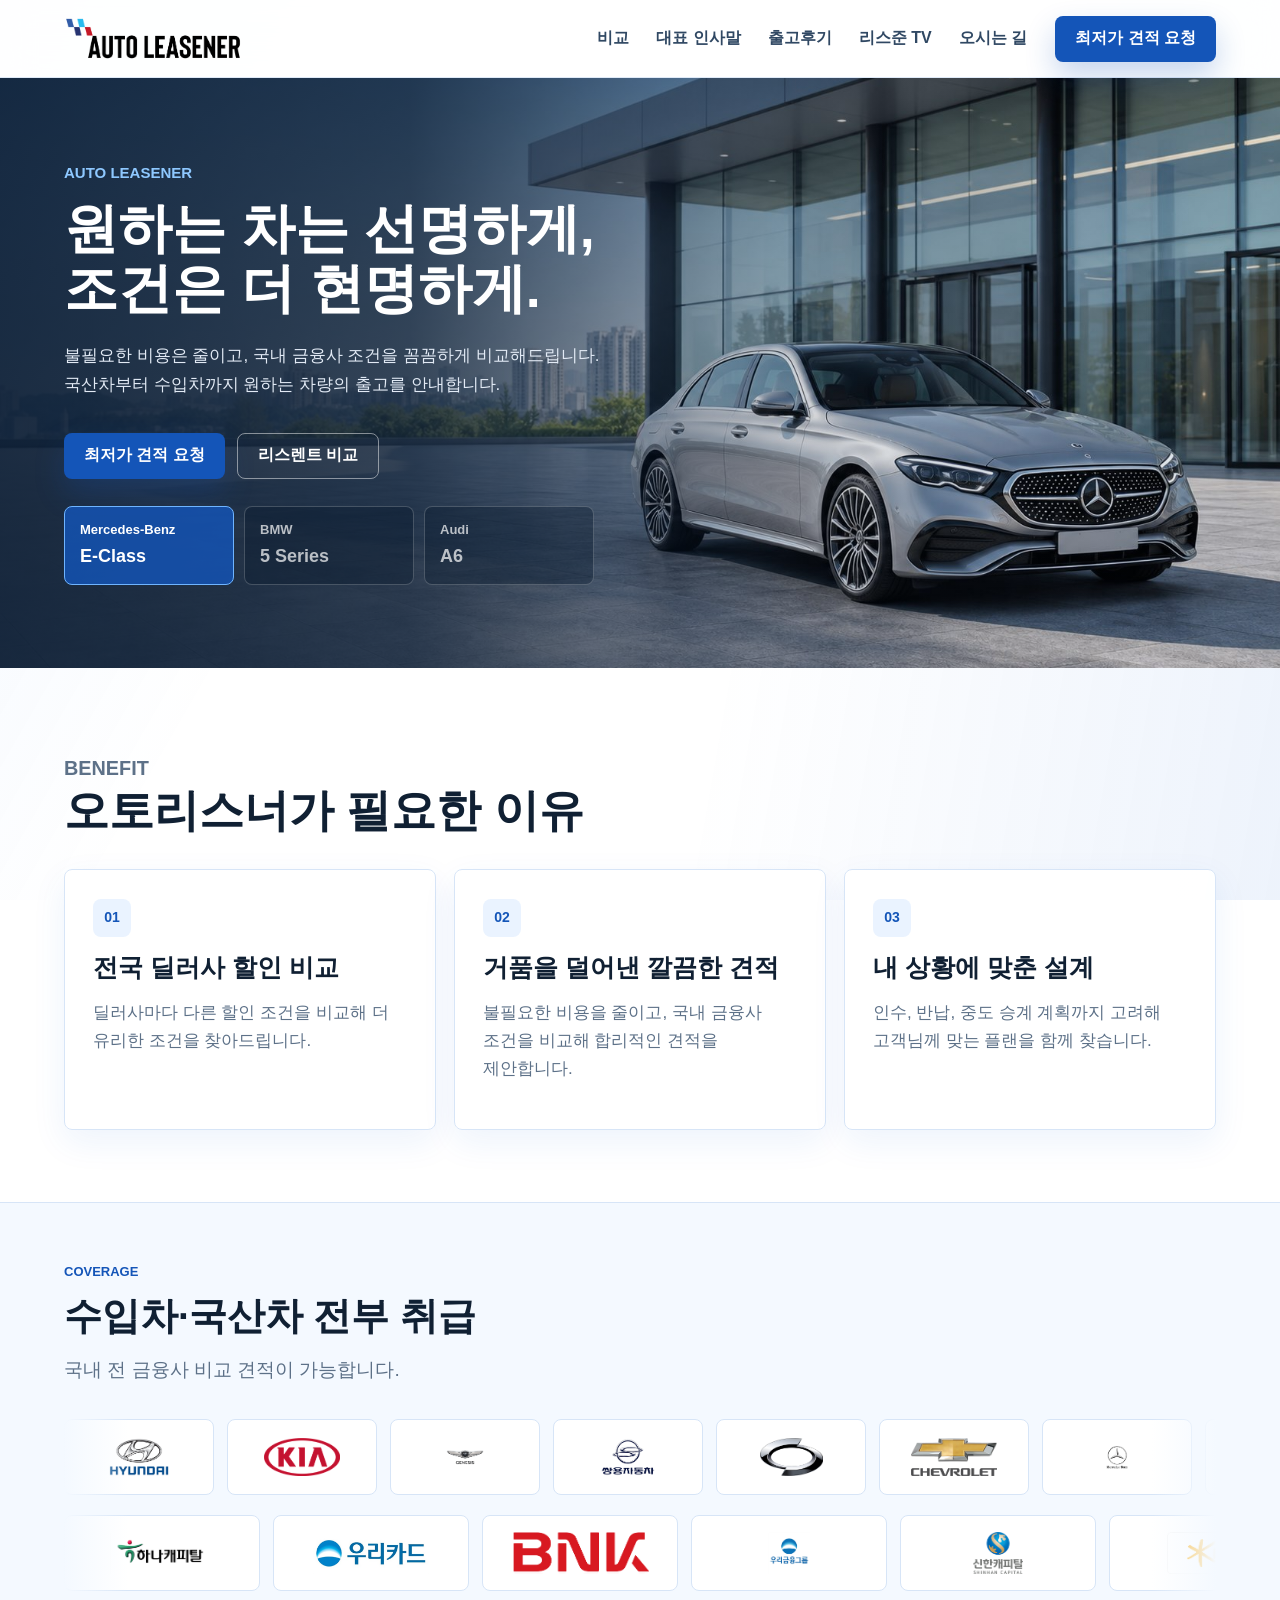
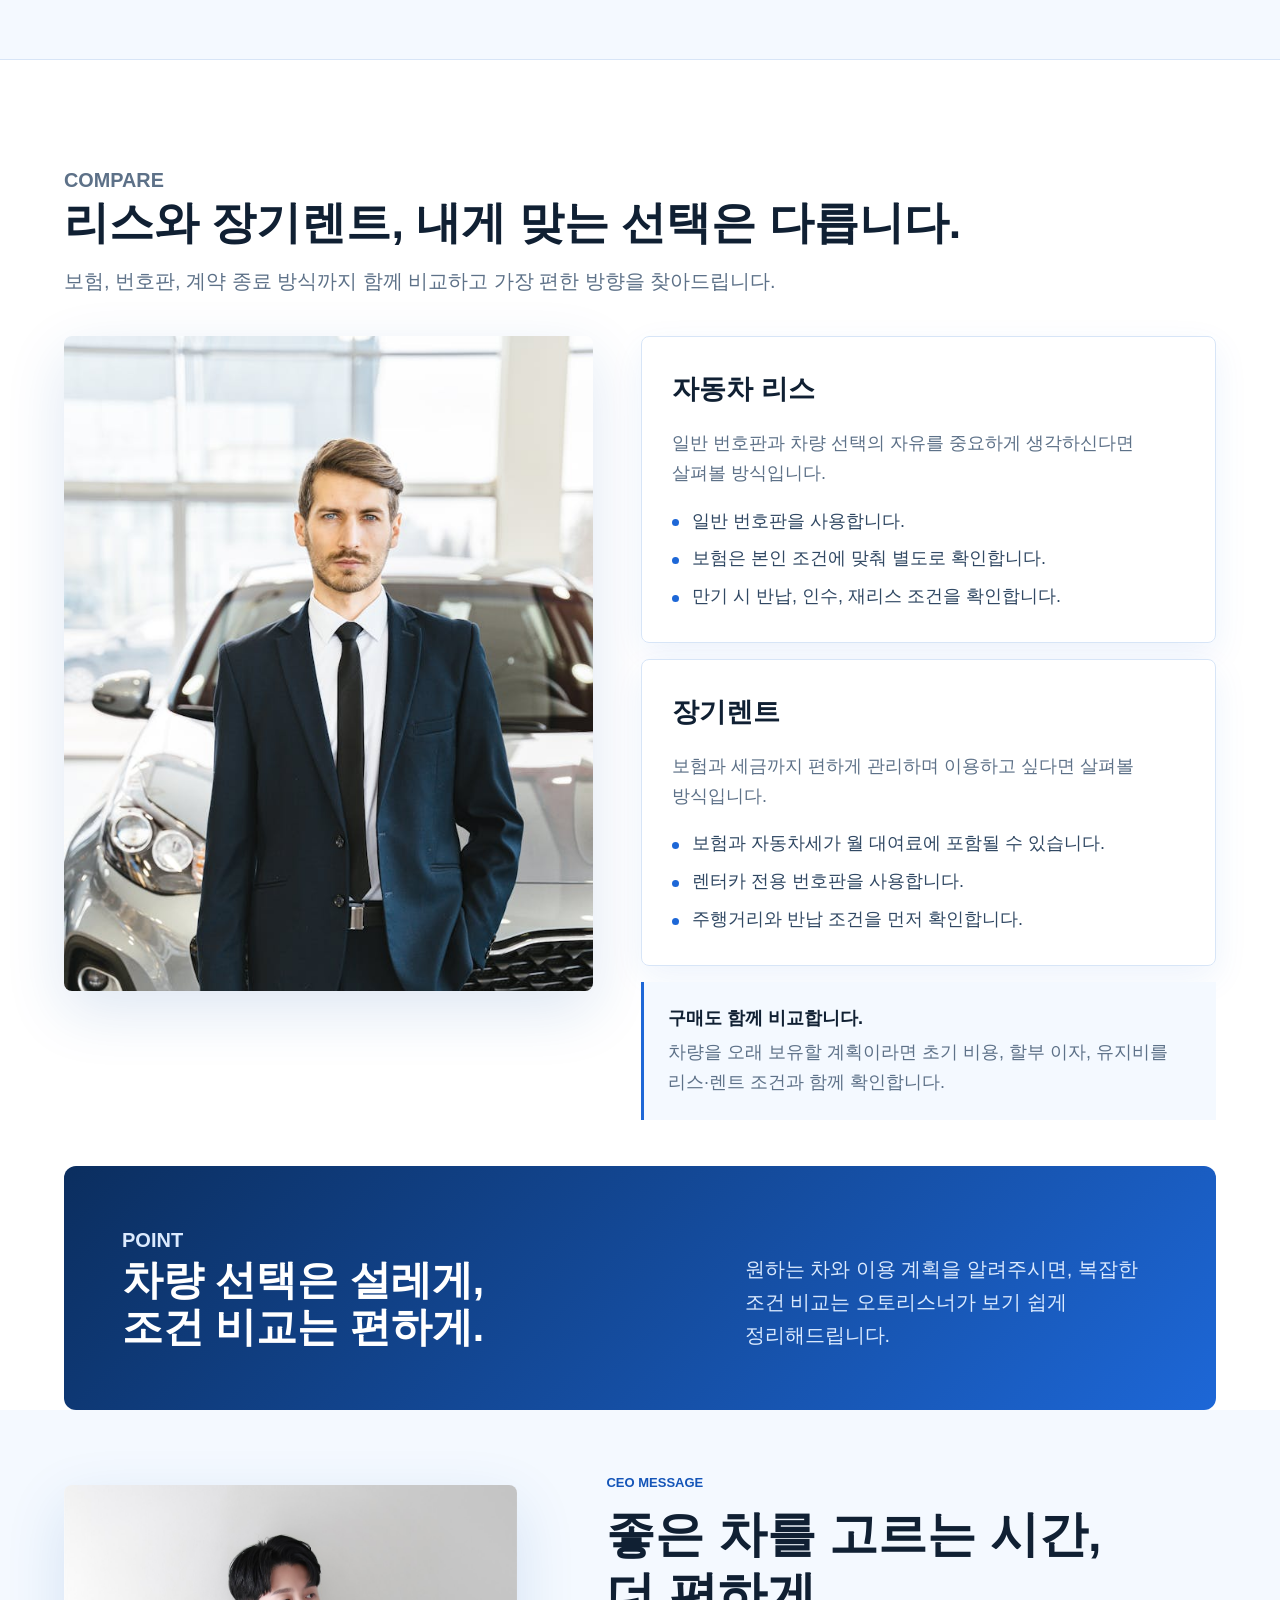
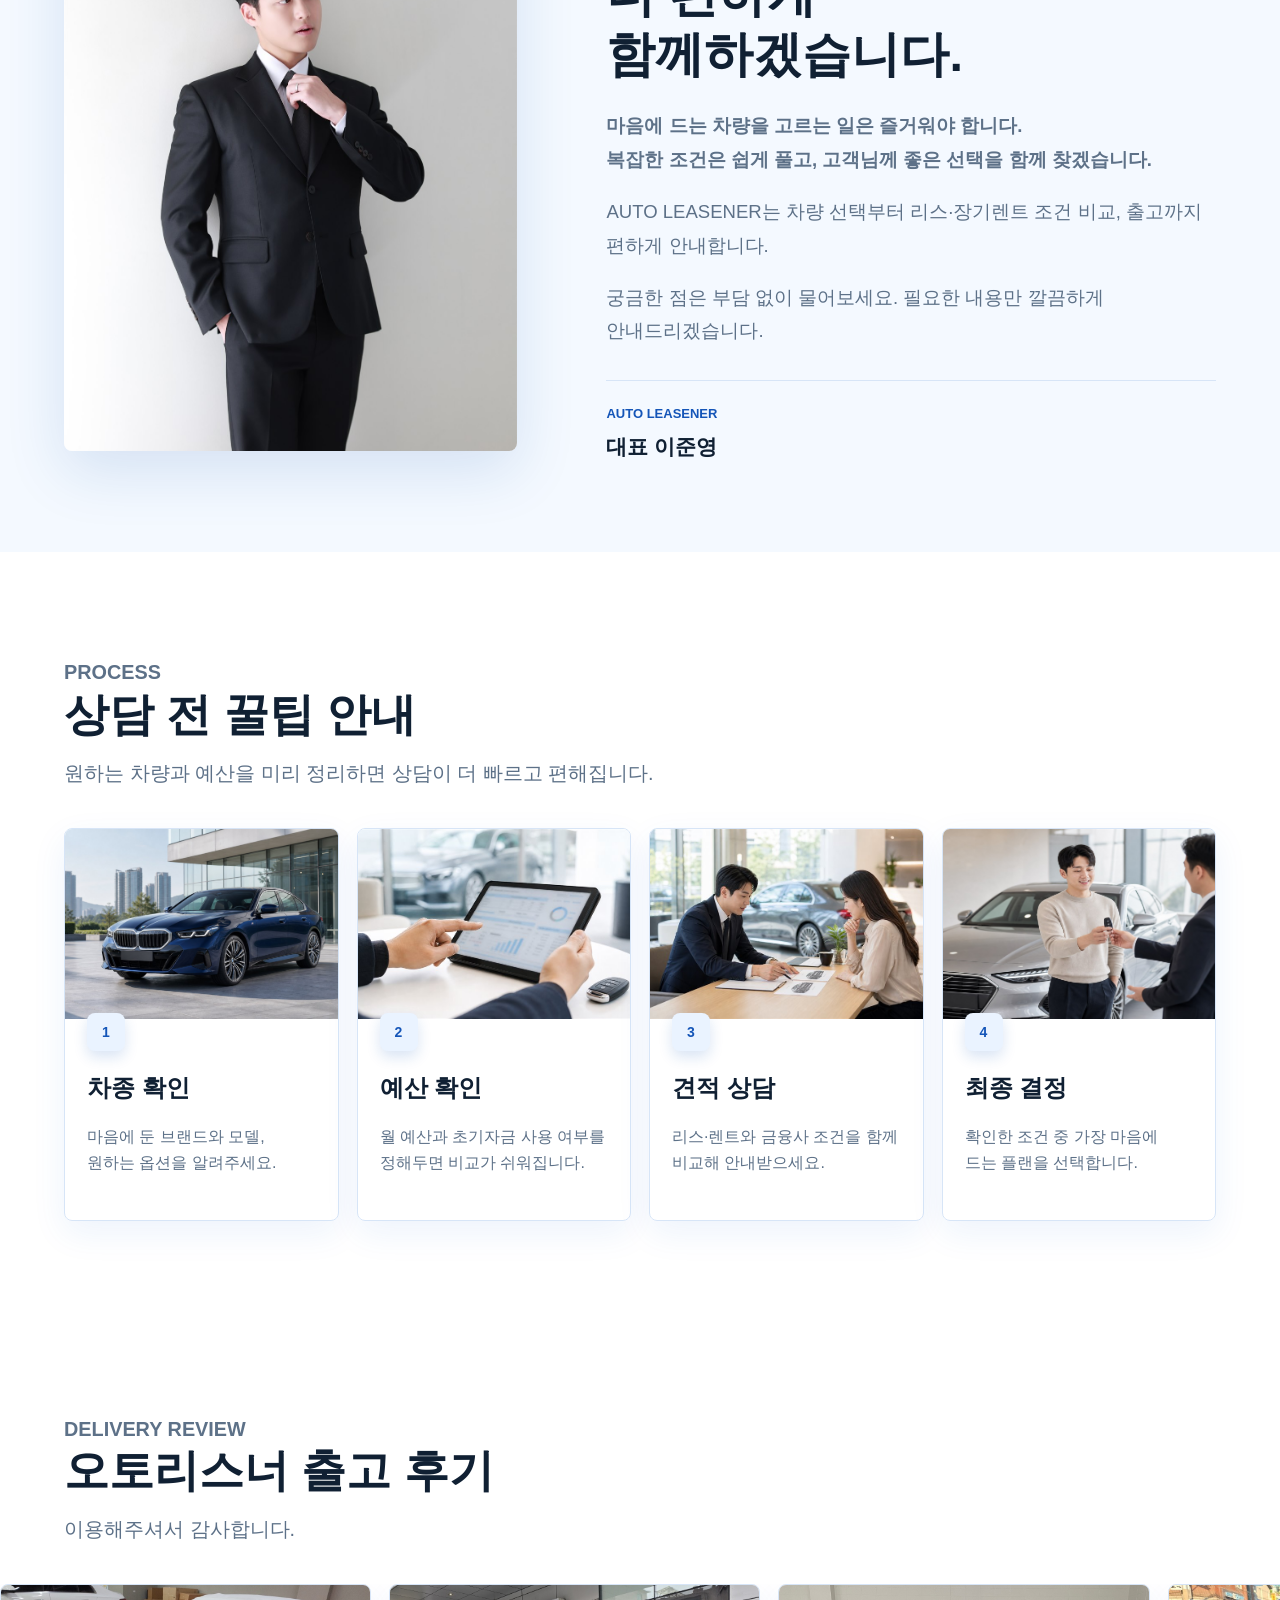
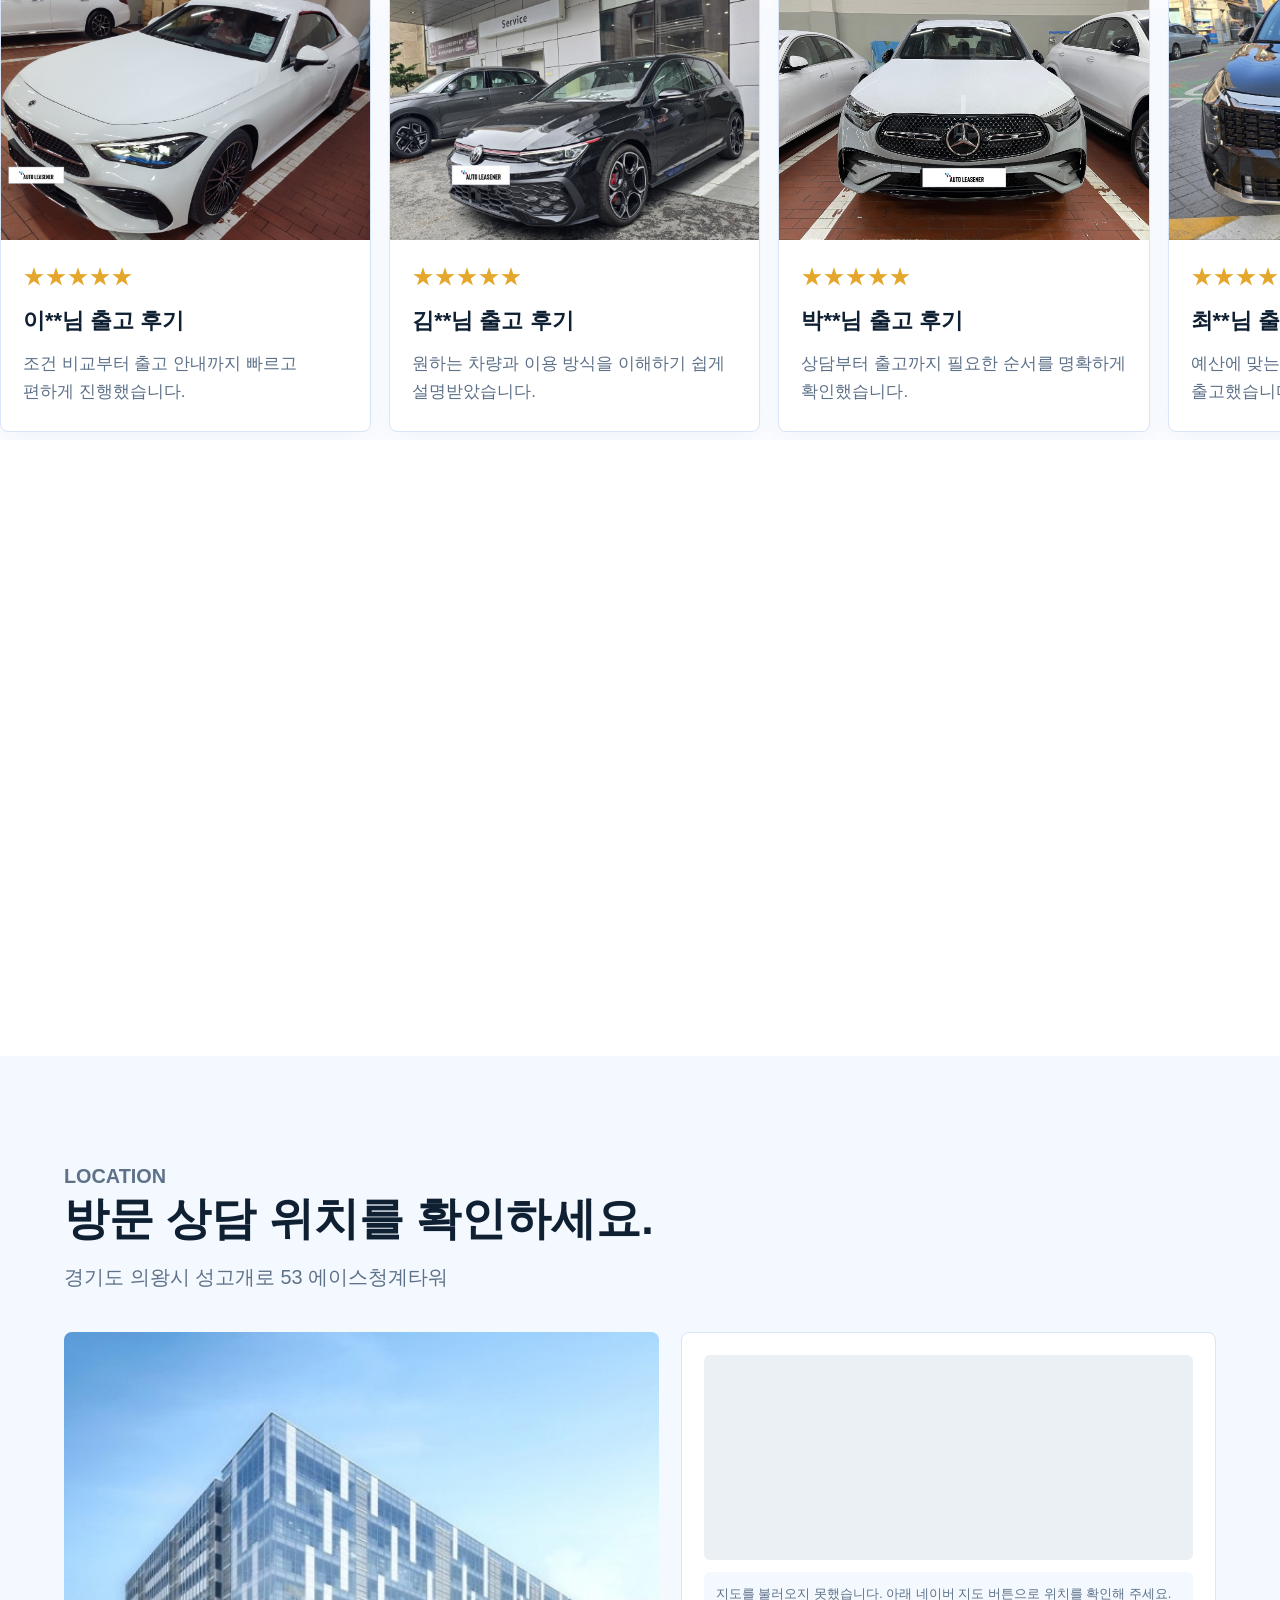
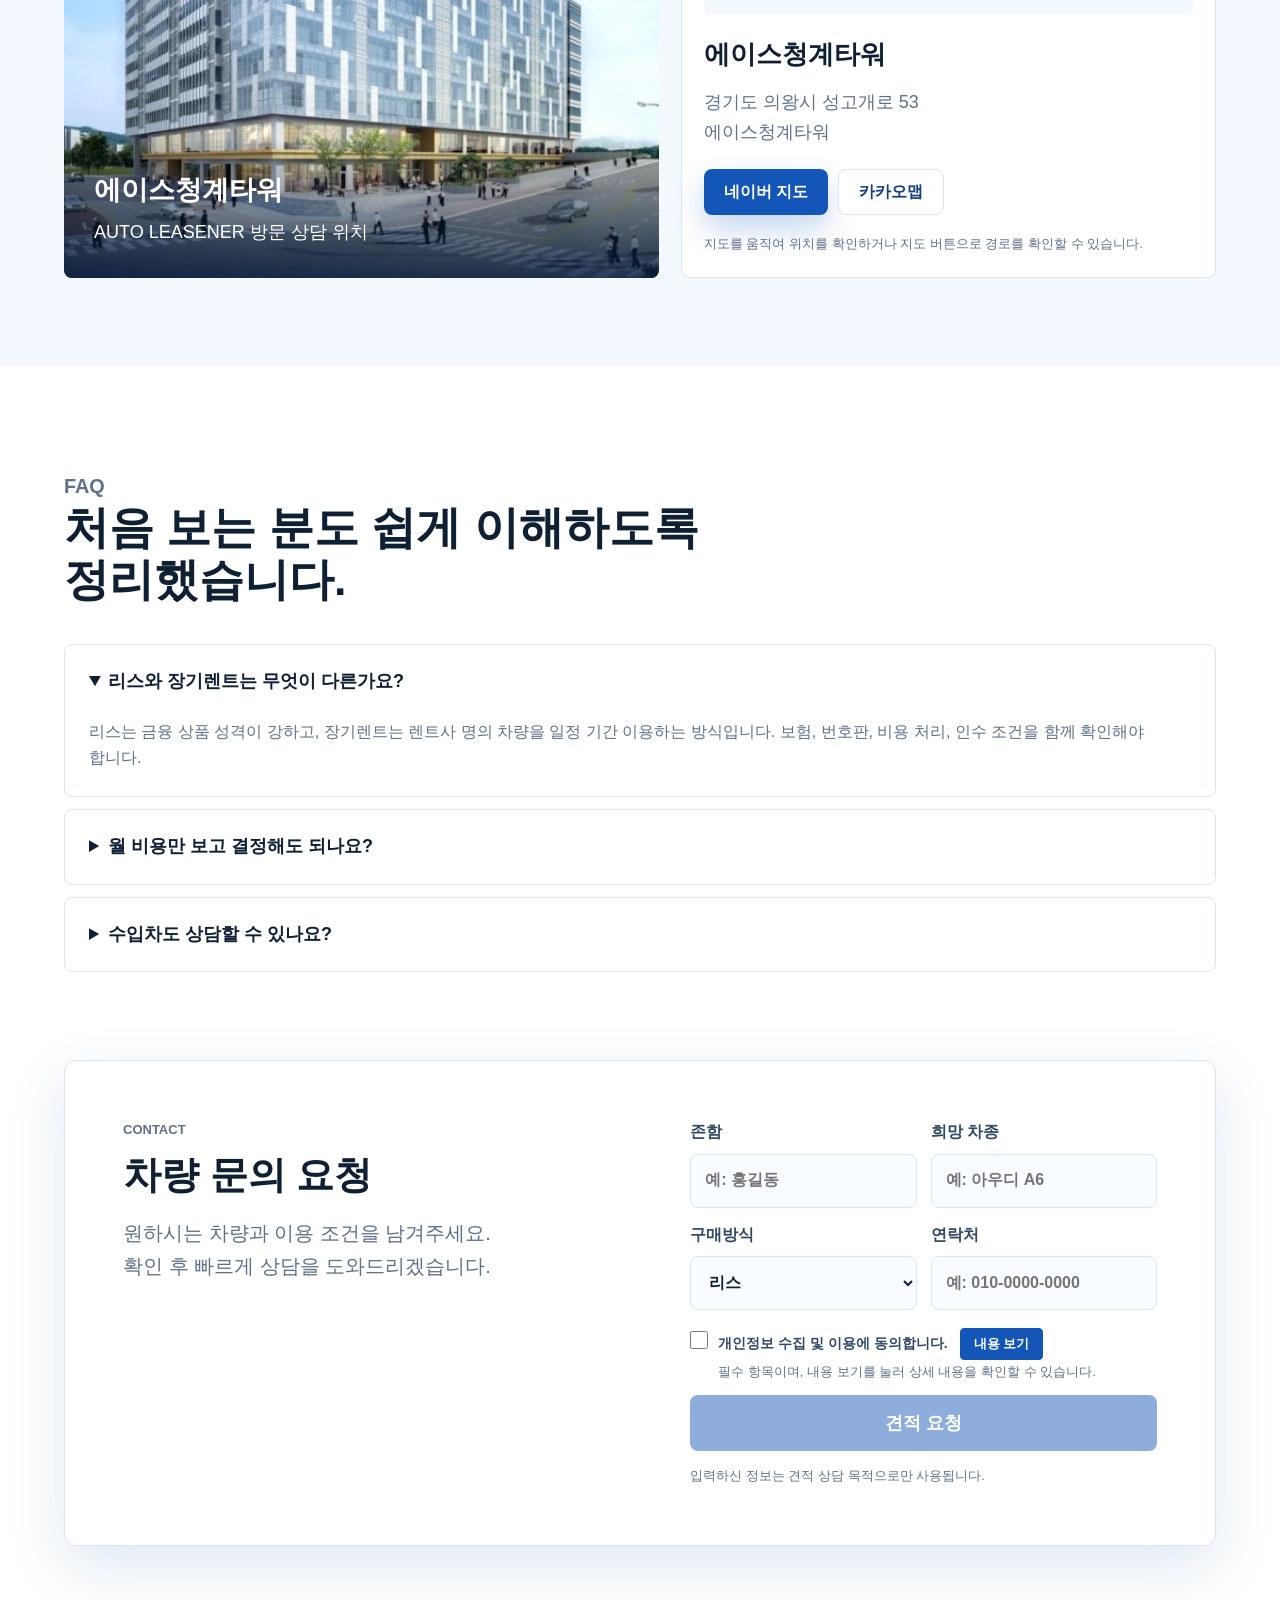
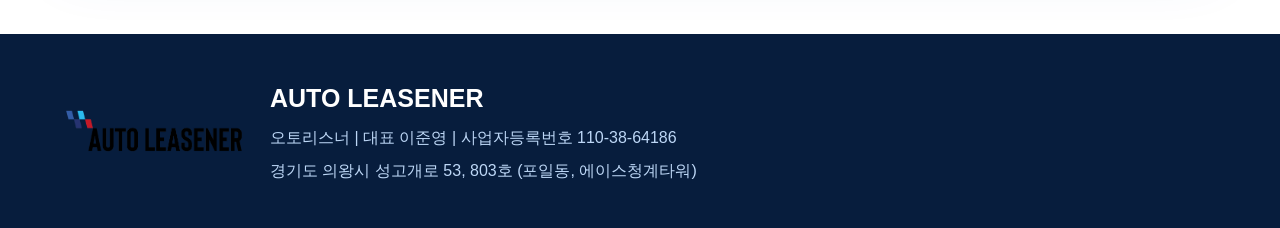
<file: index.html>
<!doctype html>
<html lang="ko">
  <head>
    <meta charset="utf-8">
    <meta name="viewport" content="width=device-width, initial-scale=1">
    <title>오토리스너 | 자동차 리스·장기렌트 비교견적 · 리스준</title>
    <meta name="description" content="오토리스너(AUTO LEASENER)는 자동차 리스·장기렌트 비교견적 상담과 리스준 유튜브 자동차 구매 정보를 안내합니다.">
    <meta name="keywords" content="오토리스너, AUTO LEASENER, 자동차리스, 장기렌트, 수입차리스, 자동차구매, 리스준">
    <meta name="robots" content="index, follow">
    <meta property="og:type" content="website">
    <meta property="og:locale" content="ko_KR">
    <meta property="og:title" content="오토리스너 | 자동차 리스·장기렌트 비교견적 · 리스준">
    <meta property="og:description" content="자동차 리스·장기렌트 비교견적 상담과 리스준 유튜브 구매 정보를 확인하세요.">
    <meta property="og:image" content="https://autoleasener.co.kr/assets/hero-mercedes-eclass-right.jpg">
    <meta property="og:url" content="https://autoleasener.co.kr/">
    <meta name="twitter:card" content="summary_large_image">
    <link rel="canonical" href="https://autoleasener.co.kr/">
    <link rel="icon" href="/favicon.ico" sizes="any">
    <link rel="icon" type="image/png" sizes="48x48" href="/assets/favicon-48.png">
    <link rel="icon" type="image/png" sizes="96x96" href="/assets/favicon-96.png">
    <link rel="apple-touch-icon" sizes="180x180" href="/apple-touch-icon.png">
    <link rel="manifest" href="./site.webmanifest">
    <link rel="stylesheet" href="./styles.css">
    <!-- Google tag (gtag.js) -->
    <script async src="https://www.googletagmanager.com/gtag/js?id=AW-730686317"></script>
    <script>
      window.dataLayer = window.dataLayer || [];
      function gtag(){dataLayer.push(arguments);}
      gtag('js', new Date());
      gtag('config', 'AW-730686317');
      gtag('config', 'AW-16607986905');
    </script>
    <!-- Naver Search Advisor verification meta tag goes here after the owner code is issued. -->
    <script type="application/ld+json">
      {
        "@context": "https://schema.org",
        "@type": "LocalBusiness",
        "name": "AUTO LEASENER",
        "alternateName": "오토리스너",
        "url": "https://autoleasener.co.kr/",
        "description": "자동차 리스·장기렌트 비교견적 상담 및 리스준 유튜브 자동차 구매 정보 안내",
        "areaServed": "KR",
        "address": {
          "@type": "PostalAddress",
          "streetAddress": "성고개로 53, 803호 (포일동, 에이스청계타워)",
          "addressLocality": "의왕시",
          "addressRegion": "경기도",
          "addressCountry": "KR"
        },
        "sameAs": [
          "https://www.youtube.com/@leasejun",
          "https://sautolease.tistory.com/"
        ]
      }
    </script>
  </head>
  <body>
    <header class="site-header" data-elevated="false">
      <a class="brand" href="#top" aria-label="AUTO LEASENER 홈">
        <img src="./assets/autoleasener-logo.png" alt="AUTO LEASENER 로고">
      </a>
      <nav class="main-nav" aria-label="주요 메뉴">
        <a href="#compare">비교</a>
        <a href="#greeting">대표 인사말</a>
        <a href="#reviews">출고후기</a>
        <a href="#leasejun">리스준 TV</a>
        <a href="#location">오시는 길</a>
      </nav>
      <a class="header-cta" href="#contact">최저가 견적 요청</a>
    </header>

    <main id="top">
      <section class="hero hero-showcase">
        <div class="hero-slides" aria-hidden="true">
          <figure class="hero-slide is-active" data-hero-slide="0">
            <img src="./assets/hero-mercedes-eclass-right.jpg" alt="">
          </figure>
          <figure class="hero-slide" data-hero-slide="1">
            <img src="./assets/hero-bmw-5series-right.jpg" alt="">
          </figure>
          <figure class="hero-slide" data-hero-slide="2">
            <img src="./assets/hero-audi-a6-right.jpg" alt="">
          </figure>
        </div>
        <div class="hero-copy">
          <p class="eyebrow">AUTO LEASENER</p>
          <h1>원하는 차는 선명하게,<br>조건은 더 현명하게.</h1>
          <p class="hero-lead">
            불필요한 비용은 줄이고, 국내 금융사 조건을 꼼꼼하게 비교해드립니다.<br>국산차부터 수입차까지 원하는 차량의 출고를 안내합니다.
          </p>
          <div class="hero-actions">
            <a class="primary-button" href="#contact">최저가 견적 요청</a>
            <a class="secondary-button" href="#compare">리스렌트 비교</a>
          </div>
          <div class="hero-models" aria-label="메인 차량 이미지 선택">
            <button class="hero-model-button is-active" type="button" data-slide-target="0">
              <strong>Mercedes-Benz</strong>
              <span>E-Class</span>
            </button>
            <button class="hero-model-button" type="button" data-slide-target="1">
              <strong>BMW</strong>
              <span>5 Series</span>
            </button>
            <button class="hero-model-button" type="button" data-slide-target="2">
              <strong>Audi</strong>
              <span>A6</span>
            </button>
          </div>
        </div>
      </section>

      <section class="reason-section" aria-label="오토리스너가 필요한 이유" data-reveal>
        <div class="section-heading">
          <p class="eyebrow">Benefit</p>
          <h2>오토리스너가 필요한 이유</h2>
        </div>
        <div class="quick-panel">
          <article>
            <span>01</span>
            <h2>전국 딜러사 할인 비교</h2>
            <p>딜러사마다 다른 할인 조건을 비교해 더 유리한 조건을 찾아드립니다.</p>
          </article>
          <article>
            <span>02</span>
            <h2>거품을 덜어낸 깔끔한 견적</h2>
            <p>불필요한 비용을 줄이고, 국내 금융사 조건을 비교해 합리적인 견적을 제안합니다.</p>
          </article>
          <article>
            <span>03</span>
            <h2>내 상황에 맞춘 설계</h2>
            <p>인수, 반납, 중도 승계 계획까지 고려해 고객님께 맞는 플랜을 함께 찾습니다.</p>
          </article>
        </div>
      </section>

      <section class="marquee-section" aria-label="상담 가능 브랜드 및 금융사 안내" data-reveal>
        <div class="marquee-intro">
          <p class="eyebrow">Coverage</p>
          <h2>수입차·국산차 전부 취급</h2>
          <p>국내 전 금융사 비교 견적이 가능합니다.</p>
        </div>
        <div class="marquee-row logo-only">
          <div class="marquee-window">
            <div class="marquee-track logo-track" aria-label="차량 브랜드 로고 목록">
              <img src="./assets/logos/supplied/vehicles/hyundai.png" alt="현대"><img src="./assets/logos/supplied/vehicles/kia.png" alt="기아"><img src="./assets/logos/supplied/vehicles/genesis.png" alt="제네시스"><img src="./assets/logos/supplied/vehicles/ssangyong.png" alt="쌍용자동차"><img src="./assets/logos/supplied/vehicles/renault.png" alt="르노"><img src="./assets/logos/supplied/vehicles/chevrolet.png" alt="쉐보레"><img src="./assets/logos/supplied/vehicles/mercedes-benz.png" alt="메르세데스-벤츠"><img src="./assets/logos/supplied/vehicles/bmw.png" alt="BMW"><img src="./assets/logos/supplied/vehicles/audi.png" alt="Audi"><img src="./assets/logos/supplied/vehicles/volvo.png" alt="Volvo"><img src="./assets/logos/supplied/vehicles/lexus.png" alt="Lexus"><img src="./assets/logos/supplied/vehicles/porsche.png" alt="Porsche"><img src="./assets/logos/supplied/vehicles/land-rover.png" alt="Land Rover"><img src="./assets/logos/supplied/vehicles/mini.png" alt="MINI"><img src="./assets/logos/supplied/vehicles/volkswagen.png" alt="Volkswagen"><img src="./assets/logos/supplied/vehicles/toyota.png" alt="Toyota"><img src="./assets/logos/supplied/vehicles/honda.png" alt="Honda"><img src="./assets/logos/supplied/vehicles/jeep.png" alt="Jeep"><img src="./assets/logos/supplied/vehicles/ford.png" alt="Ford"><img src="./assets/logos/supplied/vehicles/maserati.png" alt="Maserati"><img src="./assets/logos/supplied/vehicles/bentley.png" alt="Bentley"><img src="./assets/logos/supplied/vehicles/lamborghini.png" alt="Lamborghini"><img src="./assets/logos/supplied/vehicles/jaguar.png" alt="Jaguar"><img src="./assets/logos/supplied/vehicles/lincoln.png" alt="Lincoln"><img src="./assets/logos/supplied/vehicles/cadillac.png" alt="Cadillac"><img src="./assets/logos/supplied/vehicles/chrysler.png" alt="Chrysler"><img src="./assets/logos/supplied/vehicles/peugeot.png" alt="Peugeot">
              <img aria-hidden="true" src="./assets/logos/supplied/vehicles/hyundai.png" alt=""><img aria-hidden="true" src="./assets/logos/supplied/vehicles/kia.png" alt=""><img aria-hidden="true" src="./assets/logos/supplied/vehicles/genesis.png" alt=""><img aria-hidden="true" src="./assets/logos/supplied/vehicles/ssangyong.png" alt=""><img aria-hidden="true" src="./assets/logos/supplied/vehicles/renault.png" alt=""><img aria-hidden="true" src="./assets/logos/supplied/vehicles/chevrolet.png" alt=""><img aria-hidden="true" src="./assets/logos/supplied/vehicles/mercedes-benz.png" alt=""><img aria-hidden="true" src="./assets/logos/supplied/vehicles/bmw.png" alt=""><img aria-hidden="true" src="./assets/logos/supplied/vehicles/audi.png" alt=""><img aria-hidden="true" src="./assets/logos/supplied/vehicles/volvo.png" alt=""><img aria-hidden="true" src="./assets/logos/supplied/vehicles/lexus.png" alt=""><img aria-hidden="true" src="./assets/logos/supplied/vehicles/porsche.png" alt=""><img aria-hidden="true" src="./assets/logos/supplied/vehicles/land-rover.png" alt=""><img aria-hidden="true" src="./assets/logos/supplied/vehicles/mini.png" alt=""><img aria-hidden="true" src="./assets/logos/supplied/vehicles/volkswagen.png" alt=""><img aria-hidden="true" src="./assets/logos/supplied/vehicles/toyota.png" alt=""><img aria-hidden="true" src="./assets/logos/supplied/vehicles/honda.png" alt=""><img aria-hidden="true" src="./assets/logos/supplied/vehicles/jeep.png" alt=""><img aria-hidden="true" src="./assets/logos/supplied/vehicles/ford.png" alt=""><img aria-hidden="true" src="./assets/logos/supplied/vehicles/maserati.png" alt=""><img aria-hidden="true" src="./assets/logos/supplied/vehicles/bentley.png" alt=""><img aria-hidden="true" src="./assets/logos/supplied/vehicles/lamborghini.png" alt=""><img aria-hidden="true" src="./assets/logos/supplied/vehicles/jaguar.png" alt=""><img aria-hidden="true" src="./assets/logos/supplied/vehicles/lincoln.png" alt=""><img aria-hidden="true" src="./assets/logos/supplied/vehicles/cadillac.png" alt=""><img aria-hidden="true" src="./assets/logos/supplied/vehicles/chrysler.png" alt=""><img aria-hidden="true" src="./assets/logos/supplied/vehicles/peugeot.png" alt="">
            </div>
          </div>
        </div>
        <div class="marquee-row logo-only reverse">
          <div class="marquee-window">
            <div class="marquee-track logo-track finance-track" aria-label="금융사 로고 목록">
              <img src="./assets/logos/supplied/finance/hana-capital.png" alt="하나캐피탈"><img src="./assets/logos/supplied/finance/woori-card.png" alt="우리카드"><img src="./assets/logos/supplied/finance/bnk-financial.png" alt="BNK금융그룹"><img src="./assets/logos/supplied/finance/woori-financial.png" alt="우리금융그룹"><img src="./assets/logos/supplied/finance/shinhan-capital.png" alt="신한캐피탈"><img src="./assets/logos/supplied/finance/kb-capital.png" alt="KB"><img src="./assets/logos/supplied/finance/kdb-capital.png" alt="KDB산은금융그룹"><img src="./assets/logos/supplied/finance/lotte-capital.png" alt="롯데캐피탈"><img src="./assets/logos/supplied/finance/nh-capital.png" alt="NH농협캐피탈"><img src="./assets/logos/supplied/finance/im-capital.webp" alt="iM캐피탈">
              <img aria-hidden="true" src="./assets/logos/supplied/finance/hana-capital.png" alt=""><img aria-hidden="true" src="./assets/logos/supplied/finance/woori-card.png" alt=""><img aria-hidden="true" src="./assets/logos/supplied/finance/bnk-financial.png" alt=""><img aria-hidden="true" src="./assets/logos/supplied/finance/woori-financial.png" alt=""><img aria-hidden="true" src="./assets/logos/supplied/finance/shinhan-capital.png" alt=""><img aria-hidden="true" src="./assets/logos/supplied/finance/kb-capital.png" alt=""><img aria-hidden="true" src="./assets/logos/supplied/finance/kdb-capital.png" alt=""><img aria-hidden="true" src="./assets/logos/supplied/finance/lotte-capital.png" alt=""><img aria-hidden="true" src="./assets/logos/supplied/finance/nh-capital.png" alt=""><img aria-hidden="true" src="./assets/logos/supplied/finance/im-capital.webp" alt="">
            </div>
          </div>
        </div>
      </section>

      <section class="section" id="compare" data-reveal>
        <div class="section-heading">
          <p class="eyebrow">Compare</p>
          <h2>리스와 장기렌트, 내게 맞는 선택은 다릅니다.</h2>
          <p>보험, 번호판, 계약 종료 방식까지 함께 비교하고 가장 편한 방향을 찾아드립니다.</p>
        </div>
        <div class="compare-layout">
          <img class="compare-visual compare-photo" src="./assets/compare-consultation-pexels.jpg" alt="자동차 상담을 안내하는 상담사 이미지">
          <div class="compare-cards">
            <article>
              <h3>자동차 리스</h3>
              <p>일반 번호판과 차량 선택의 자유를 중요하게 생각하신다면 살펴볼 방식입니다.</p>
              <ul>
                <li>일반 번호판을 사용합니다.</li>
                <li>보험은 본인 조건에 맞춰 별도로 확인합니다.</li>
                <li>만기 시 반납, 인수, 재리스 조건을 확인합니다.</li>
              </ul>
            </article>
            <article>
              <h3>장기렌트</h3>
              <p>보험과 세금까지 편하게 관리하며 이용하고 싶다면 살펴볼 방식입니다.</p>
              <ul>
                <li>보험과 자동차세가 월 대여료에 포함될 수 있습니다.</li>
                <li>렌터카 전용 번호판을 사용합니다.</li>
                <li>주행거리와 반납 조건을 먼저 확인합니다.</li>
              </ul>
            </article>
            <p class="purchase-note"><strong>구매도 함께 비교합니다.</strong> 차량을 오래 보유할 계획이라면 초기 비용, 할부 이자, 유지비를 리스·렌트 조건과 함께 확인합니다.</p>
          </div>
        </div>
      </section>

      <section class="blue-band" data-reveal>
        <div>
          <p class="eyebrow">Point</p>
          <h2>차량 선택은 설레게,<br>조건 비교는 편하게.</h2>
        </div>
        <p>
          원하는 차와 이용 계획을 알려주시면, 복잡한 조건 비교는 오토리스너가 보기 쉽게 정리해드립니다.
        </p>
      </section>

      <section class="section greeting-section" id="greeting" data-reveal>
        <div class="greeting-photo">
          <img src="./assets/representative-greeting.jpg" alt="AUTO LEASENER 대표 사진">
        </div>
        <div class="greeting-copy">
          <p class="eyebrow">CEO Message</p>
          <h2>좋은 차를 고르는 시간,<br>더 편하게<br>함께하겠습니다.</h2>
          <p class="greeting-lead">마음에 드는 차량을 고르는 일은 즐거워야 합니다.<br>복잡한 조건은 쉽게 풀고, 고객님께 좋은 선택을 함께 찾겠습니다.</p>
          <p>AUTO LEASENER는 차량 선택부터 리스·장기렌트 조건 비교, 출고까지 편하게 안내합니다.</p>
          <p>궁금한 점은 부담 없이 물어보세요. 필요한 내용만 깔끔하게 안내드리겠습니다.</p>
          <div class="signature">
            <span>AUTO LEASENER</span>
            <strong>대표 이준영</strong>
          </div>
        </div>
      </section>

      <section class="section" id="process" data-reveal>
        <div class="section-heading">
          <p class="eyebrow">Process</p>
          <h2>상담 전 꿀팁 안내</h2>
          <p>원하는 차량과 예산을 미리 정리하면 상담이 더 빠르고 편해집니다.</p>
        </div>
        <ol class="process-list">
          <li>
            <img src="./assets/hero-bmw-5series-g60-2026.jpg" alt="차종 선택 예시 차량">
            <span>1</span>
            <h3>차종 확인</h3>
            <p>마음에 둔 브랜드와 모델, 원하는 옵션을 알려주세요.</p>
          </li>
          <li>
            <img src="./assets/process/budget-review.jpg" alt="예산 조건을 확인하는 화면">
            <span>2</span>
            <h3>예산 확인</h3>
            <p>월 예산과 초기자금 사용 여부를 정해두면 비교가 쉬워집니다.</p>
          </li>
          <li>
            <img src="./assets/process/plan-consultation.jpg" alt="고객과 견적을 상담하는 장면">
            <span>3</span>
            <h3>견적 상담</h3>
            <p>리스·렌트와 금융사 조건을 함께 비교해 안내받으세요.</p>
          </li>
          <li>
            <img src="./assets/process/delivery-handover.jpg" alt="차량을 출고받으며 기뻐하는 고객">
            <span>4</span>
            <h3>최종 결정</h3>
            <p>확인한 조건 중 가장 마음에 드는 플랜을 선택합니다.</p>
          </li>
        </ol>
      </section>

      <section class="section reviews-section" id="reviews" data-reveal>
        <div class="section-heading">
          <p class="eyebrow">Delivery Review</p>
          <h2>오토리스너 출고 후기</h2>
          <p>이용해주셔서 감사합니다.</p>
        </div>
        <div class="review-marquee" aria-label="출고 차량 사진">
          <div class="review-track">
          <article class="review-card">
            <img src="./assets/delivery/delivery-01.jpg" alt="오토리스너 차량 출고 사진">
            <p class="review-stars" aria-label="별점 5점">&#9733;&#9733;&#9733;&#9733;&#9733;</p>
            <h3>이**님 출고 후기</h3>
            <p>조건 비교부터 출고 안내까지 빠르고 편하게 진행했습니다.</p>
          </article>
          <article class="review-card">
            <img src="./assets/delivery/delivery-02.jpg" alt="오토리스너 차량 출고 사진">
            <p class="review-stars" aria-label="별점 5점">&#9733;&#9733;&#9733;&#9733;&#9733;</p>
            <h3>김**님 출고 후기</h3>
            <p>원하는 차량과 이용 방식을 이해하기 쉽게 설명받았습니다.</p>
          </article>
          <article class="review-card">
            <img src="./assets/delivery/delivery-03.jpg" alt="오토리스너 차량 출고 사진">
            <p class="review-stars" aria-label="별점 5점">&#9733;&#9733;&#9733;&#9733;&#9733;</p>
            <h3>박**님 출고 후기</h3>
            <p>상담부터 출고까지 필요한 순서를 명확하게 확인했습니다.</p>
          </article>
          <article class="review-card">
            <img src="./assets/delivery/delivery-04.jpg" alt="오토리스너 차량 출고 사진">
            <p class="review-stars" aria-label="별점 5점">&#9733;&#9733;&#9733;&#9733;&#9733;</p>
            <h3>최**님 출고 후기</h3>
            <p>예산에 맞는 차량 방향을 비교하고 편하게 출고했습니다.</p>
          </article>
          <article class="review-card" aria-hidden="true">
            <img src="./assets/delivery/delivery-01.jpg" alt="">
            <p class="review-stars">&#9733;&#9733;&#9733;&#9733;&#9733;</p>
            <h3>이**님 출고 후기</h3>
            <p>조건 비교부터 출고 안내까지 빠르고 편하게 진행했습니다.</p>
          </article>
          <article class="review-card" aria-hidden="true">
            <img src="./assets/delivery/delivery-02.jpg" alt="">
            <p class="review-stars">&#9733;&#9733;&#9733;&#9733;&#9733;</p>
            <h3>김**님 출고 후기</h3>
            <p>원하는 차량과 이용 방식을 이해하기 쉽게 설명받았습니다.</p>
          </article>
          <article class="review-card" aria-hidden="true">
            <img src="./assets/delivery/delivery-03.jpg" alt="">
            <p class="review-stars">&#9733;&#9733;&#9733;&#9733;&#9733;</p>
            <h3>박**님 출고 후기</h3>
            <p>상담부터 출고까지 필요한 순서를 명확하게 확인했습니다.</p>
          </article>
          <article class="review-card" aria-hidden="true">
            <img src="./assets/delivery/delivery-04.jpg" alt="">
            <p class="review-stars">&#9733;&#9733;&#9733;&#9733;&#9733;</p>
            <h3>최**님 출고 후기</h3>
            <p>예산에 맞는 차량 방향을 비교하고 편하게 출고했습니다.</p>
          </article>
          </div>
        </div>
      </section>

      <section class="section media-section" id="leasejun" data-reveal>
        <div class="media-copy">
          <p class="eyebrow">Leasejun TV</p>
          <h2>리스준 유튜브에서<br>구매 꿀팁 받아가세요.</h2>
          <p>
            리스준 유튜브 채널을 구독하시면, 매달 바뀌는 할인 프로모션과 자동차 구매 꿀팁을 무료로 확인하실 수 있습니다.
          </p>
          <div class="media-actions">
            <a class="primary-button" href="https://www.youtube.com/watch?v=ouCfHp42Y70" target="_blank" rel="noopener">영상 바로 보기</a>
            <a class="secondary-button" href="https://www.youtube.com/@leasejun" target="_blank" rel="noopener">리스준 채널</a>
          </div>
        </div>
        <div class="video-card video-embed">
          <iframe
            src="https://www.youtube-nocookie.com/embed/ouCfHp42Y70"
            title="리스준 유튜브 영상"
            loading="lazy"
            allow="accelerometer; autoplay; clipboard-write; encrypted-media; gyroscope; picture-in-picture; web-share"
            allowfullscreen></iframe>
        </div>
      </section>

      <section class="section location-section" id="location" data-reveal>
        <div class="section-heading">
          <p class="eyebrow">Location</p>
          <h2>방문 상담 위치를 확인하세요.</h2>
          <p>경기도 의왕시 성고개로 53 에이스청계타워</p>
        </div>
        <div class="location-layout">
          <div class="building-photo">
            <img src="./assets/ace-cheonggye-tower.jpg" alt="에이스청계타워 외관">
            <div>
              <strong>에이스청계타워</strong>
              <span>AUTO LEASENER 방문 상담 위치</span>
            </div>
          </div>
          <div class="map-panel">
            <div class="naver-map" id="naver-map" aria-label="오토리스너 방문 상담 위치 지도"></div>
            <p class="map-status" id="naver-map-status" hidden>지도를 불러오지 못했습니다. 아래 네이버 지도 버튼으로 위치를 확인해 주세요.</p>
            <h3>에이스청계타워</h3>
            <address>경기도 의왕시 성고개로 53<br>에이스청계타워</address>
            <div class="map-actions">
              <a class="primary-button" href="https://map.naver.com/p/search/%EA%B2%BD%EA%B8%B0%EB%8F%84%20%EC%9D%98%EC%99%95%EC%8B%9C%20%EC%84%B1%EA%B3%A0%EA%B0%9C%EB%A1%9C%2053%20%EC%97%90%EC%9D%B4%EC%8A%A4%EC%B2%AD%EA%B3%84%ED%83%80%EC%9B%8C" target="_blank" rel="noopener">네이버 지도</a>
              <a class="secondary-button" href="https://map.kakao.com/?q=%EA%B2%BD%EA%B8%B0%EB%8F%84%20%EC%9D%98%EC%99%95%EC%8B%9C%20%EC%84%B1%EA%B3%A0%EA%B0%9C%EB%A1%9C%2053%20%EC%97%90%EC%9D%B4%EC%8A%A4%EC%B2%AD%EA%B3%84%ED%83%80%EC%9B%8C" target="_blank" rel="noopener">카카오맵</a>
            </div>
            <p class="map-note">지도를 움직여 위치를 확인하거나 지도 버튼으로 경로를 확인할 수 있습니다.</p>
          </div>
        </div>
      </section>

      <section class="section" id="faq" data-reveal>
        <div class="section-heading">
          <p class="eyebrow">FAQ</p>
          <h2>처음 보는 분도 쉽게 이해하도록 정리했습니다.</h2>
        </div>
        <div class="faq-list">
          <details open>
            <summary>리스와 장기렌트는 무엇이 다른가요?</summary>
            <p>리스는 금융 상품 성격이 강하고, 장기렌트는 렌트사 명의 차량을 일정 기간 이용하는 방식입니다. 보험, 번호판, 비용 처리, 인수 조건을 함께 확인해야 합니다.</p>
          </details>
          <details>
            <summary>월 비용만 보고 결정해도 되나요?</summary>
            <p>아니요. 초기 비용, 주행거리, 보험, 계약 기간, 반납 조건까지 함께 봐야 실제 부담을 알 수 있습니다.</p>
          </details>
          <details>
            <summary>수입차도 상담할 수 있나요?</summary>
            <p>가능한 방향으로 구성했습니다. 실제 가능 차종과 조건은 상담 시점의 재고와 프로모션에 따라 달라질 수 있습니다.</p>
          </details>
        </div>
      </section>

      <section class="contact-section" id="contact" data-reveal>
        <div>
          <p class="eyebrow">Contact</p>
          <h2>차량 문의 요청</h2>
          <p>원하시는 차량과 이용 조건을 남겨주세요.<br>확인 후 빠르게 상담을 도와드리겠습니다.</p>
        </div>
        <form class="contact-form" id="inquiry-form" action="https://formsubmit.co/dlwnsdud111_@naver.com" method="POST" aria-label="차량 문의 신청 폼">
          <input type="hidden" name="_subject" value="[오토리스너 홈페이지] 차량 문의 요청">
          <input type="hidden" name="_template" value="table">
          <input type="hidden" name="_next" value="https://autoleasener.co.kr/thanks.html">
          <label>
            존함
            <input type="text" name="존함" autocomplete="name" placeholder="예: 홍길동" required>
          </label>
          <label>
            희망 차종
            <input type="text" name="희망 차종" placeholder="예: 아우디 A6" required>
          </label>
          <label>
            구매방식
            <select name="구매방식" required>
              <option>리스</option>
              <option>렌트</option>
              <option>할부</option>
              <option>현금</option>
            </select>
          </label>
          <label>
            연락처
            <input type="tel" name="연락처" autocomplete="tel" inputmode="tel" placeholder="예: 010-0000-0000" required>
          </label>
          <label class="privacy-consent">
            <input type="checkbox" id="privacy-consent" name="개인정보 수집 및 이용 동의" value="동의함" required>
            <span>
              개인정보 수집 및 이용에 동의합니다. <button class="privacy-open" type="button">내용 보기</button>
              <small>필수 항목이며, 내용 보기를 눌러 상세 내용을 확인할 수 있습니다.</small>
            </span>
          </label>
          <button type="submit" disabled>견적 요청</button>
          <p class="form-note">입력하신 정보는 견적 상담 목적으로만 사용됩니다.</p>
        </form>
        <dialog class="privacy-dialog" id="privacy-dialog" aria-labelledby="privacy-title">
          <div class="privacy-dialog-head">
            <h3 id="privacy-title">개인정보 수집 및 이용 동의</h3>
            <button class="privacy-close" type="button" aria-label="닫기">&times;</button>
          </div>
          <div class="privacy-dialog-body">
            <p>차량 문의 상담을 위해 아래 정보를 수집하고 이용합니다.</p>
            <dl>
              <dt>수집 항목</dt>
              <dd>존함, 희망 차종, 구매방식, 연락처</dd>
              <dt>이용 목적</dt>
              <dd>차량 견적 확인, 리스·렌트 상담 안내 및 상담 회신</dd>
              <dt>전달 방식</dt>
              <dd>입력하신 내용은 이메일 접수를 위해 FormSubmit 전송 서비스를 통해 오토리스너 이메일로 전달됩니다.</dd>
              <dt>보유 및 이용 기간</dt>
              <dd>상담 종료 또는 삭제 요청 시까지 보관하며, 관계 법령상 보관 의무가 있는 경우 해당 기간까지 보관합니다.</dd>
            </dl>
            <p class="privacy-caution">동의를 거부할 수 있으나, 연락처와 상담 조건을 전달할 수 없어 상담 신청이 제한됩니다.</p>
          </div>
          <div class="privacy-dialog-actions">
            <button class="privacy-decline" type="button">취소</button>
            <button class="privacy-agree" type="button">동의하고 상담 진행</button>
          </div>
        </dialog>
      </section>
    </main>

    <footer class="site-footer">
      <img src="./assets/autoleasener-logo.png" alt="AUTO LEASENER 로고">
      <div class="footer-info">
        <strong>AUTO LEASENER</strong>
        <p>오토리스너 | 대표 이준영 | 사업자등록번호 110-38-64186</p>
        <p>경기도 의왕시 성고개로 53, 803호 (포일동, 에이스청계타워)</p>
      </div>
    </footer>
    <div class="mobile-contact-bar" aria-label="빠른 연결">
      <a href="#contact">견적 요청</a>
      <a href="#leasejun">리스준 TV</a>
    </div>
    <script src="./script.js"></script>
  </body>
</html>
</file>
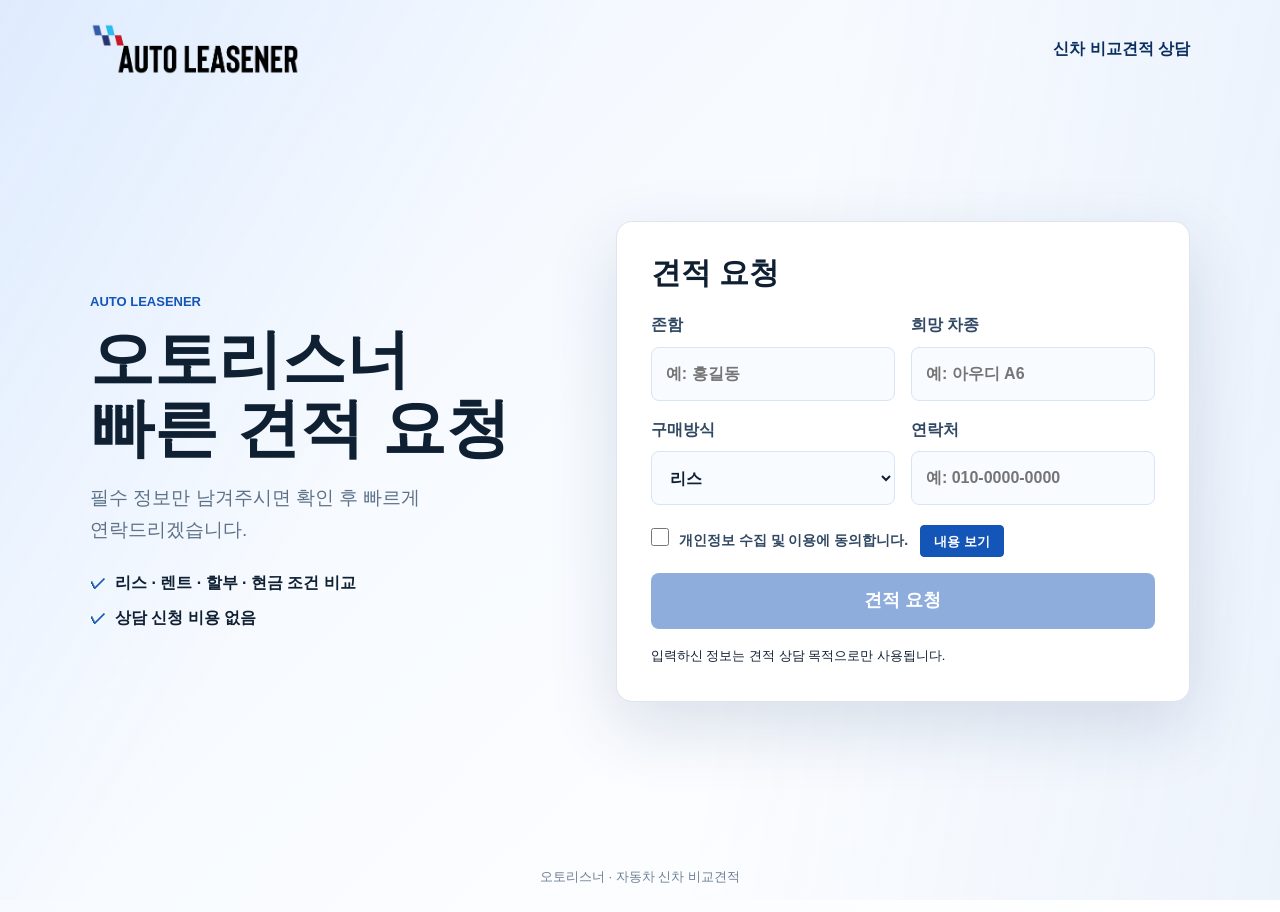
<file: contact.html>
<!doctype html>
<html lang="ko">
  <head>
    <meta charset="utf-8">
    <meta name="viewport" content="width=device-width, initial-scale=1">
    <title>오토리스너 빠른 견적 요청 | 신차 비교견적</title>
    <meta name="description" content="오토리스너에서 신차 리스·렌트·할부·현금 구매 견적을 빠르게 요청하세요.">
    <meta name="robots" content="index, follow">
    <link rel="canonical" href="https://autoleasener.co.kr/contact.html">
    <link rel="icon" href="/favicon.ico" sizes="any">
    <link rel="stylesheet" href="./styles.css">
    <script async src="https://www.googletagmanager.com/gtag/js?id=AW-730686317"></script>
    <script>
      window.dataLayer = window.dataLayer || [];
      function gtag(){dataLayer.push(arguments);}
      gtag('js', new Date());
      gtag('config', 'AW-730686317');
      gtag('config', 'AW-16607986905');
    </script>
  </head>
  <body class="lead-page">
    <header class="lead-header">
      <a href="./" aria-label="오토리스너 홈">
        <img src="./assets/autoleasener-logo.png" alt="AUTO LEASENER">
      </a>
      <span>신차 비교견적 상담</span>
    </header>

    <main class="lead-main">
      <section class="lead-intro">
        <p class="eyebrow">AUTO LEASENER</p>
        <h1>오토리스너<br>빠른 견적 요청</h1>
        <p>필수 정보만 남겨주시면 확인 후 빠르게 연락드리겠습니다.</p>
        <ul>
          <li>리스 · 렌트 · 할부 · 현금 조건 비교</li>
          <li>상담 신청 비용 없음</li>
        </ul>
      </section>

      <section class="lead-card" aria-labelledby="lead-form-title">
        <h2 id="lead-form-title">견적 요청</h2>
        <form class="contact-form lead-form" id="inquiry-form" action="https://formsubmit.co/dlwnsdud111_@naver.com" method="POST" aria-label="오토리스너 빠른 견적 요청 폼">
          <input type="hidden" name="_subject" value="[구글 광고] 오토리스너 빠른 견적 요청">
          <input type="hidden" name="_template" value="table">
          <input type="hidden" name="_next" value="https://autoleasener.co.kr/thanks.html">
          <input type="hidden" name="유입 경로" value="Google Demand Gen - Audi July">
          <label>
            존함
            <input type="text" name="존함" autocomplete="name" placeholder="예: 홍길동" required>
          </label>
          <label>
            희망 차종
            <input type="text" name="희망 차종" placeholder="예: 아우디 A6" required>
          </label>
          <label>
            구매방식
            <select name="구매방식" required>
              <option>리스</option>
              <option>렌트</option>
              <option>할부</option>
              <option>현금</option>
            </select>
          </label>
          <label>
            연락처
            <input type="tel" name="연락처" autocomplete="tel" inputmode="tel" placeholder="예: 010-0000-0000" required>
          </label>
          <label class="privacy-consent">
            <input type="checkbox" id="privacy-consent" name="개인정보 수집 및 이용 동의" value="동의함" required>
            <span>개인정보 수집 및 이용에 동의합니다. <button class="privacy-open" type="button">내용 보기</button></span>
          </label>
          <button type="submit" disabled>견적 요청</button>
          <p class="form-note">입력하신 정보는 견적 상담 목적으로만 사용됩니다.</p>
        </form>
      </section>
    </main>

    <dialog class="privacy-dialog" id="privacy-dialog" aria-labelledby="privacy-title">
      <div class="privacy-dialog-head">
        <h3 id="privacy-title">개인정보 수집 및 이용 동의</h3>
        <button class="privacy-close" type="button" aria-label="닫기">&times;</button>
      </div>
      <div class="privacy-dialog-body">
        <p>차량 견적 상담을 위해 아래 정보를 수집하고 이용합니다.</p>
        <dl>
          <dt>수집 항목</dt>
          <dd>존함, 희망 차종, 구매방식, 연락처</dd>
          <dt>이용 목적</dt>
          <dd>차량 견적 확인, 리스·렌트·구매 상담 및 회신</dd>
          <dt>보유 및 이용 기간</dt>
          <dd>상담 종료 또는 삭제 요청 시까지 보관하며, 관계 법령상 의무가 있는 경우 해당 기간까지 보관합니다.</dd>
        </dl>
        <p class="privacy-caution">동의를 거부할 수 있으나 견적 요청은 제한됩니다.</p>
      </div>
      <div class="privacy-dialog-actions">
        <button class="privacy-decline" type="button">취소</button>
        <button class="privacy-agree" type="button">동의하기</button>
      </div>
    </dialog>

    <footer class="lead-footer">오토리스너 · 자동차 신차 비교견적</footer>
    <script src="./script.js"></script>
  </body>
</html>
</file>
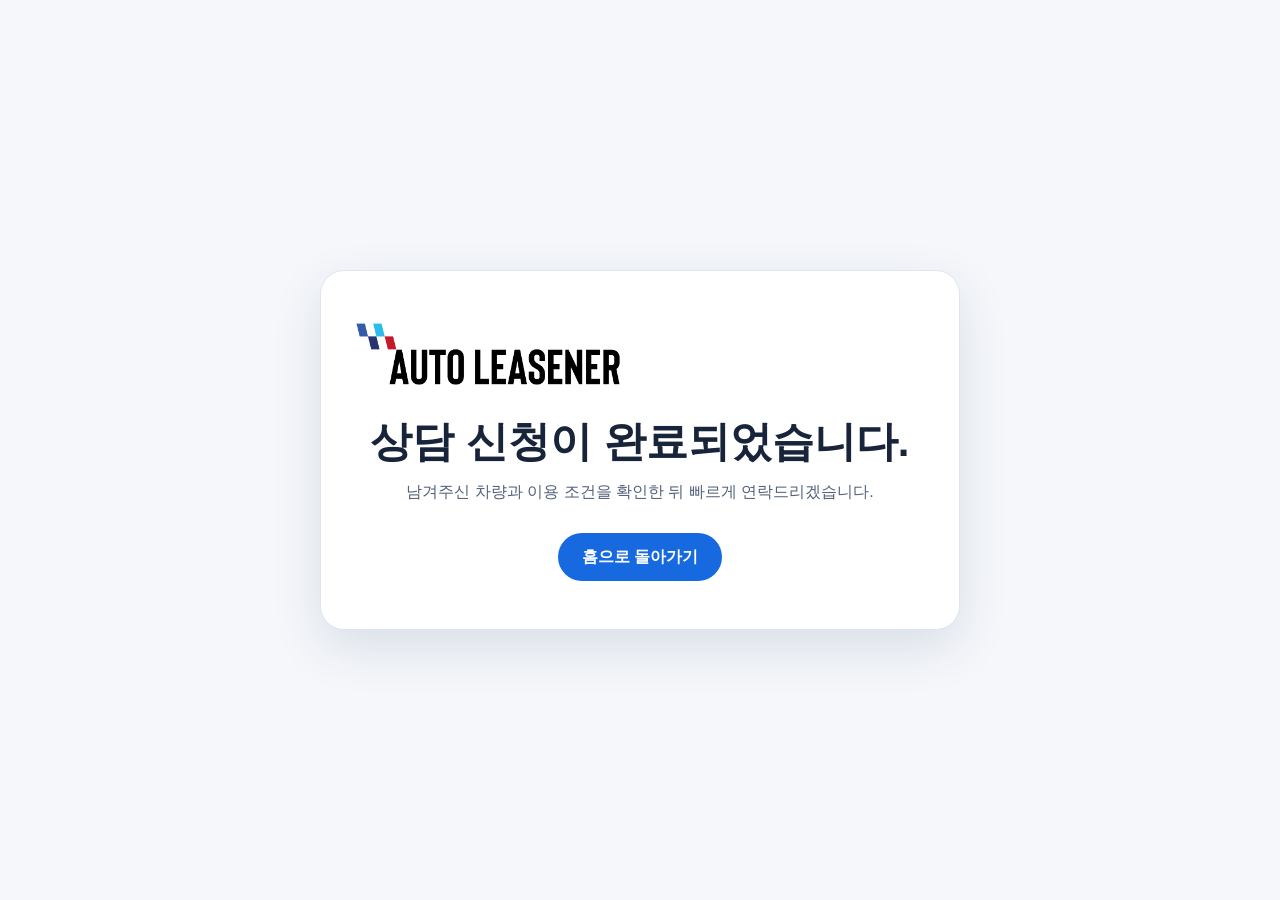
<file: thanks.html>
<!doctype html>
<html lang="ko">
  <head>
    <meta charset="utf-8">
    <meta name="viewport" content="width=device-width, initial-scale=1">
    <meta name="robots" content="noindex, nofollow">
    <title>상담 신청 완료 | 오토리스너</title>
    <link rel="icon" href="/favicon.ico" sizes="any">
    <link rel="stylesheet" href="./styles.css">
    <!-- Google tag (gtag.js) -->
    <script async src="https://www.googletagmanager.com/gtag/js?id=AW-730686317"></script>
    <script>
      window.dataLayer = window.dataLayer || [];
      function gtag(){dataLayer.push(arguments);}
      gtag('js', new Date());
      gtag('config', 'AW-730686317');
      gtag('config', 'AW-16607986905');
    </script>
    <style>
      .thank-you-page {
        min-height: 100vh;
        display: grid;
        place-items: center;
        padding: 32px 20px;
        background: #f5f7fb;
      }

      .thank-you-card {
        width: min(640px, 100%);
        padding: 48px 32px;
        border: 1px solid #dfe5ef;
        border-radius: 24px;
        background: #fff;
        box-shadow: 0 18px 50px rgba(30, 52, 86, 0.12);
        text-align: center;
      }

      .thank-you-card img {
        width: min(270px, 72%);
        height: auto;
        margin-bottom: 30px;
      }

      .thank-you-card h1 {
        margin: 0 0 14px;
        font-size: clamp(28px, 5vw, 42px);
        color: #17243a;
      }

      .thank-you-card p {
        margin: 0 0 28px;
        color: #53627a;
        line-height: 1.7;
      }

      .thank-you-card a {
        display: inline-flex;
        min-height: 48px;
        align-items: center;
        justify-content: center;
        padding: 0 24px;
        border-radius: 999px;
        background: #1769e0;
        color: #fff;
        font-weight: 700;
        text-decoration: none;
      }
    </style>
  </head>
  <body>
    <main class="thank-you-page">
      <section class="thank-you-card" aria-labelledby="thank-you-title">
        <img src="./assets/autoleasener-logo.png" alt="AUTO LEASENER">
        <h1 id="thank-you-title">상담 신청이 완료되었습니다.</h1>
        <p>남겨주신 차량과 이용 조건을 확인한 뒤 빠르게 연락드리겠습니다.</p>
        <a href="./">홈으로 돌아가기</a>
      </section>
    </main>
  </body>
</html>
</file>
<file: styles.css>
:root {
  --blue-900: #0b2e5f;
  --blue-800: #113f7d;
  --blue-700: #1455b8;
  --blue-600: #1d67d7;
  --blue-500: #2f80ed;
  --blue-100: #eaf3ff;
  --sky-100: #f4f9ff;
  --ink: #102033;
  --muted: #5d7188;
  --gold: #e4a72c;
  --coral: #e14f42;
  --line: #d7e5f7;
  --white: #ffffff;
  --shadow: 0 20px 60px rgba(21, 86, 171, .14);
}

* {
  box-sizing: border-box;
}

html {
  scroll-behavior: smooth;
}

section[id] {
  scroll-margin-top: 86px;
}

body {
  margin: 0;
  font-family: "Pretendard", "Noto Sans KR", "Apple SD Gothic Neo", "Malgun Gothic", Arial, sans-serif;
  color: var(--ink);
  background: #fff;
  line-height: 1.55;
}

body::before {
  content: "";
  position: fixed;
  inset: 0;
  pointer-events: none;
  background:
    linear-gradient(120deg, rgba(47, 128, 237, .08), transparent 34%),
    linear-gradient(280deg, rgba(29, 103, 215, .08), transparent 42%);
  z-index: -1;
}

a {
  color: inherit;
  text-decoration: none;
}

img {
  display: block;
  max-width: 100%;
}

.site-header {
  position: sticky;
  top: 0;
  z-index: 20;
  display: flex;
  align-items: center;
  gap: 28px;
  height: 78px;
  padding: 0 clamp(20px, 5vw, 72px);
  background: rgba(255, 255, 255, .9);
  border-bottom: 1px solid rgba(215, 229, 247, .8);
  backdrop-filter: blur(16px);
}

.site-header[data-elevated="true"] {
  box-shadow: 0 12px 30px rgba(16, 32, 51, .08);
}

.brand {
  display: flex;
  align-items: center;
  width: 178px;
  min-width: 178px;
}

.brand img {
  width: 100%;
  height: auto;
}

.main-nav {
  display: flex;
  align-items: center;
  gap: 24px;
  margin-left: auto;
  color: #304863;
  font-size: 15px;
  font-weight: 700;
}

.main-nav a:hover {
  color: var(--blue-700);
}

.header-cta,
.primary-button,
.secondary-button {
  display: inline-flex;
  align-items: center;
  justify-content: center;
  min-height: 46px;
  padding: 0 20px;
  border-radius: 8px;
  font-weight: 800;
  white-space: nowrap;
}

.header-cta,
.primary-button {
  color: #fff;
  background: var(--blue-700);
  box-shadow: 0 14px 30px rgba(20, 85, 184, .24);
}

.secondary-button {
  color: var(--blue-800);
  background: #fff;
  border: 1px solid var(--line);
}

.hero {
  display: grid;
  grid-template-columns: minmax(0, .95fr) minmax(420px, 1.05fr);
  align-items: center;
  gap: clamp(28px, 5vw, 72px);
  min-height: min(760px, calc(100svh - 126px));
  padding: clamp(44px, 6vw, 88px) clamp(20px, 5vw, 72px) 46px;
}

.eyebrow {
  margin: 0 0 12px;
  color: var(--blue-700);
  font-size: 13px;
  font-weight: 900;
  letter-spacing: 0;
  text-transform: uppercase;
}

h1,
h2,
h3,
p {
  word-break: keep-all;
}

h1 {
  max-width: 680px;
  margin: 0;
  font-size: clamp(40px, 5.4vw, 74px);
  line-height: 1.08;
  letter-spacing: 0;
}

h2 {
  margin: 0;
  font-size: clamp(28px, 3.5vw, 48px);
  line-height: 1.16;
  letter-spacing: 0;
}

h3 {
  margin: 0;
  font-size: 21px;
  letter-spacing: 0;
}

.hero-lead {
  max-width: 620px;
  margin: 24px 0 0;
  color: var(--muted);
  font-size: 19px;
}

.hero-actions {
  display: flex;
  flex-wrap: wrap;
  gap: 12px;
  margin-top: 34px;
}

.trust-row {
  display: grid;
  grid-template-columns: repeat(3, minmax(0, 1fr));
  gap: 12px;
  max-width: 660px;
  margin: 36px 0 0;
}

.trust-row div {
  padding: 18px;
  border: 1px solid var(--line);
  border-radius: 8px;
  background: rgba(255, 255, 255, .82);
}

.trust-row dt {
  color: var(--blue-700);
  font-weight: 900;
}

.trust-row dd {
  margin: 6px 0 0;
  color: var(--muted);
  font-size: 14px;
}

.hero-visual {
  position: relative;
}

.hero-visual img {
  width: 100%;
  border-radius: 18px;
  box-shadow: var(--shadow);
}

.hero-card {
  position: absolute;
  left: 28px;
  bottom: 28px;
  display: grid;
  gap: 4px;
  max-width: 340px;
  padding: 20px 22px;
  color: #fff;
  background: rgba(11, 46, 95, .9);
  border: 1px solid rgba(255, 255, 255, .22);
  border-radius: 8px;
  box-shadow: 0 20px 44px rgba(15, 23, 42, .2);
}

.hero-card strong {
  font-size: 20px;
}

.hero-card span {
  color: #cfe4ff;
  font-size: 14px;
}

.quick-panel {
  display: grid;
  grid-template-columns: repeat(3, minmax(0, 1fr));
  gap: 18px;
  padding: 0 clamp(20px, 5vw, 72px) 72px;
}

.quick-panel article,
.compare-cards article,
.proof-grid article,
.process-list li {
  border: 1px solid var(--line);
  border-radius: 8px;
  background: rgba(255, 255, 255, .94);
  box-shadow: 0 12px 34px rgba(29, 103, 215, .08);
}

.quick-panel article {
  padding: 24px;
}

.quick-panel span,
.process-list span {
  display: inline-flex;
  align-items: center;
  justify-content: center;
  width: 38px;
  height: 38px;
  color: var(--blue-700);
  font-size: 14px;
  font-weight: 900;
  background: var(--blue-100);
  border-radius: 8px;
}

.quick-panel h2 {
  margin-top: 16px;
  font-size: 22px;
}

.quick-panel p,
.compare-cards p,
.purchase-note,
.proof-grid p,
.process-list p,
.section-heading p,
.media-copy p,
.contact-section p,
.faq-list p {
  color: var(--muted);
}

.marquee-section {
  display: grid;
  gap: 20px;
  padding: 58px clamp(20px, 5vw, 72px) 68px;
  background: var(--sky-100);
  border-top: 1px solid var(--line);
  border-bottom: 1px solid var(--line);
}

.marquee-intro {
  max-width: 760px;
  margin-bottom: 14px;
}

.marquee-intro h2 {
  font-size: clamp(27px, 3vw, 40px);
}

.marquee-intro > p:last-child {
  margin: 15px 0 0;
  color: var(--muted);
  font-size: 17px;
}

.marquee-row {
  display: grid;
  grid-template-columns: 184px minmax(0, 1fr);
  gap: 18px;
  align-items: center;
}

.marquee-row > strong {
  color: var(--blue-900);
  font-size: 15px;
}

.marquee-window {
  position: relative;
  min-width: 0;
  overflow: hidden;
}

.marquee-window::before,
.marquee-window::after {
  content: "";
  position: absolute;
  top: 0;
  bottom: 0;
  z-index: 1;
  width: 64px;
  pointer-events: none;
}

.marquee-window::before {
  left: 0;
  background: linear-gradient(90deg, var(--sky-100), transparent);
}

.marquee-window::after {
  right: 0;
  background: linear-gradient(270deg, var(--sky-100), transparent);
}

.marquee-track {
  display: flex;
  gap: 10px;
  width: max-content;
  animation: brand-roll 36s linear infinite;
}

.marquee-row.reverse .marquee-track {
  animation-direction: reverse;
  animation-duration: 40s;
}

.marquee-track span {
  display: inline-flex;
  align-items: center;
  height: 52px;
  padding: 0 23px;
  color: #283c55;
  font-size: 15px;
  font-weight: 800;
  white-space: nowrap;
  background: #fff;
  border: 1px solid var(--line);
  border-radius: 8px;
}

.marquee-track:hover {
  animation-play-state: paused;
}

@keyframes brand-roll {
  to {
    transform: translateX(-50%);
  }
}

.section {
  padding: 88px clamp(20px, 5vw, 72px);
}

.section-heading {
  max-width: 760px;
  margin-bottom: 38px;
}

.section-heading p {
  margin: 16px 0 0;
  font-size: 18px;
}

.compare-layout {
  display: grid;
  grid-template-columns: minmax(340px, .8fr) minmax(0, 1.2fr);
  gap: 28px;
  align-items: start;
}

.compare-visual {
  width: 100%;
  border-radius: 18px;
  box-shadow: var(--shadow);
}

.compare-cards {
  display: grid;
  gap: 16px;
}

.compare-cards article {
  padding: 24px;
}

.compare-cards ul {
  display: grid;
  gap: 8px;
  margin: 18px 0 0;
  padding: 0;
  list-style: none;
}

.compare-cards li {
  position: relative;
  padding-left: 20px;
  color: #304863;
}

.compare-cards li::before {
  content: "";
  position: absolute;
  left: 0;
  top: .72em;
  width: 7px;
  height: 7px;
  background: var(--blue-600);
  border-radius: 999px;
}

.purchase-note {
  margin: 0;
  padding: 18px 20px;
  font-size: 15px;
  background: var(--sky-100);
  border-left: 3px solid var(--blue-600);
}

.purchase-note strong {
  display: block;
  margin-bottom: 5px;
  color: var(--ink);
}

.blue-band {
  display: grid;
  grid-template-columns: minmax(0, 1fr) minmax(320px, .7fr);
  gap: 32px;
  align-items: end;
  margin: 20px clamp(20px, 5vw, 72px);
  padding: clamp(32px, 5vw, 58px);
  color: #fff;
  background: linear-gradient(135deg, var(--blue-900), var(--blue-600));
  border-radius: 12px;
}

.blue-band .eyebrow,
.blue-band p {
  color: #dbeafe;
}

.blue-band p {
  margin: 0;
  font-size: 18px;
}

.greeting-section {
  display: grid;
  grid-template-columns: minmax(300px, .78fr) minmax(420px, 1.05fr);
  gap: clamp(34px, 7vw, 92px);
  align-items: center;
  background: var(--sky-100);
}

.greeting-photo {
  width: min(100%, 478px);
  justify-self: center;
}

.greeting-photo img {
  width: 100%;
  aspect-ratio: 4 / 5;
  object-fit: cover;
  object-position: center 18%;
  border-radius: 8px;
  box-shadow: var(--shadow);
}

.greeting-copy h2 {
  margin-bottom: 25px;
  font-size: clamp(29px, 3.3vw, 46px);
}

.greeting-copy > p:not(.eyebrow) {
  max-width: 650px;
  margin: 0 0 18px;
  color: var(--muted);
  font-size: 18px;
}

.signature {
  display: grid;
  gap: 5px;
  margin-top: 32px;
  padding-top: 22px;
  border-top: 1px solid var(--line);
}

.signature span {
  color: var(--blue-700);
  font-size: 13px;
  font-weight: 900;
}

.signature strong {
  font-size: 21px;
}

.process-list {
  display: grid;
  grid-template-columns: repeat(4, minmax(0, 1fr));
  gap: 16px;
  margin: 0;
  padding: 0;
  list-style: none;
}

.process-list li {
  padding: 24px;
}

.process-list h3 {
  margin-top: 20px;
}

.reviews-section {
  background: #fff;
}

.review-grid {
  display: grid;
  grid-template-columns: repeat(3, minmax(0, 1fr));
  gap: 18px;
}

.review-card {
  overflow: hidden;
  border: 1px solid var(--line);
  border-radius: 8px;
  background: #fff;
}

.review-placeholder {
  position: relative;
  display: grid;
  place-items: center;
  min-height: 200px;
  color: var(--muted);
  font-weight: 800;
  background:
    linear-gradient(130deg, rgba(20, 85, 184, .07), rgba(11, 46, 95, .03)),
    repeating-linear-gradient(-45deg, #f7faff, #f7faff 14px, #f1f6fd 14px, #f1f6fd 28px);
}

.review-placeholder::before {
  content: "";
  width: 44px;
  height: 34px;
  margin-bottom: 42px;
  border: 2px solid #b5c9e1;
  border-radius: 6px;
}

.review-placeholder span {
  position: absolute;
  top: calc(50% + 20px);
}

.review-card > p,
.review-card h3 {
  margin-left: 22px;
  margin-right: 22px;
}

.review-card .review-stars {
  margin-top: 19px;
  margin-bottom: 8px;
  color: var(--gold);
  font-size: 19px;
}

.review-card h3 {
  font-size: 19px;
}

.review-card h3 + p {
  margin-top: 10px;
  margin-bottom: 25px;
  color: var(--muted);
}

.media-section {
  display: grid;
  grid-template-columns: minmax(0, .9fr) minmax(360px, 1.1fr);
  gap: 42px;
  align-items: center;
  background: var(--sky-100);
}

.media-copy p {
  font-size: 18px;
}

.media-actions {
  display: flex;
  flex-wrap: wrap;
  gap: 12px;
  margin-top: 28px;
}

.video-card {
  display: block;
  padding: 18px;
  background: #fff;
  border: 1px solid var(--line);
  border-radius: 12px;
  box-shadow: var(--shadow);
}

.video-card span {
  display: block;
  padding: 18px 8px 4px;
  color: var(--blue-800);
  font-weight: 900;
}

.proof-grid {
  display: grid;
  grid-template-columns: repeat(4, minmax(0, 1fr));
  gap: 16px;
}

.proof-grid article {
  padding: 24px;
}

.faq-list {
  display: grid;
  gap: 12px;
}

.faq-list details {
  border: 1px solid var(--line);
  border-radius: 8px;
  background: #fff;
}

.faq-list summary {
  cursor: pointer;
  padding: 22px 24px;
  color: var(--ink);
  font-size: 18px;
  font-weight: 900;
}

.faq-list p {
  margin: 0;
  padding: 0 24px 24px;
}

.location-section {
  background: var(--sky-100);
}

.location-layout {
  display: grid;
  grid-template-columns: minmax(300px, 1fr) minmax(320px, .9fr);
  gap: 22px;
}

.building-placeholder {
  display: flex;
  flex-direction: column;
  justify-content: end;
  gap: 7px;
  min-height: 432px;
  padding: 34px;
  color: #fff;
  border-radius: 8px;
  background:
    linear-gradient(0deg, rgba(7, 29, 61, .72), rgba(7, 29, 61, .08) 64%),
    linear-gradient(115deg, #bed5ed, #e5f0fb 45%, #91b7d9);
}

.building-placeholder strong {
  font-size: 24px;
}

.building-placeholder span {
  color: #d7e8fb;
}

.map-panel {
  padding: 22px;
  border: 1px solid var(--line);
  border-radius: 8px;
  background: #fff;
}

.naver-map {
  width: 100%;
  min-height: 205px;
  margin-bottom: 20px;
  overflow: hidden;
  background: #eaf0f3;
  border-radius: 6px;
}

.map-status {
  margin: -8px 0 18px;
  padding: 11px 12px;
  color: var(--muted);
  font-size: 13px;
  background: var(--sky-100);
  border-radius: 6px;
}

.map-panel address {
  margin: 12px 0 22px;
  color: var(--muted);
  font-style: normal;
}

.map-actions {
  display: flex;
  flex-wrap: wrap;
  gap: 10px;
}

.map-note {
  margin: 18px 0 0;
  color: var(--muted);
  font-size: 13px;
}

.contact-section {
  display: grid;
  grid-template-columns: minmax(0, .9fr) minmax(340px, .8fr);
  gap: 42px;
  align-items: start;
  margin: 0 clamp(20px, 5vw, 72px) 88px;
  padding: clamp(32px, 5vw, 58px);
  background: #fff;
  border: 1px solid var(--line);
  border-radius: 12px;
  box-shadow: var(--shadow);
}

.contact-form {
  display: grid;
  gap: 14px;
}

.contact-form label {
  display: grid;
  gap: 8px;
  color: #304863;
  font-size: 14px;
  font-weight: 900;
}

.contact-form input,
.contact-form select {
  width: 100%;
  min-height: 48px;
  padding: 0 14px;
  color: var(--ink);
  font: inherit;
  border: 1px solid var(--line);
  border-radius: 8px;
  background: #f8fbff;
}

.contact-form button {
  min-height: 50px;
  color: #fff;
  font: inherit;
  font-weight: 900;
  background: var(--blue-700);
  border: 0;
  border-radius: 8px;
}

.form-note {
  margin: 0;
  font-size: 13px;
}

.site-footer {
  display: grid;
  grid-template-columns: 180px minmax(0, 1fr);
  gap: 26px;
  align-items: center;
  padding: 34px clamp(20px, 5vw, 72px);
  background: #071d3d;
  color: #fff;
}

.site-footer p {
  margin: 6px 0 0;
  color: #bdd7f6;
}

.site-footer .small {
  color: #8fb2d9;
  font-size: 13px;
}

.mobile-contact-bar {
  display: none;
}

[data-reveal] {
  opacity: 0;
  transform: translateY(22px);
  transition: opacity .6s ease, transform .6s ease;
}

[data-reveal].is-visible {
  opacity: 1;
  transform: translateY(0);
}

@media (max-width: 980px) {
  .main-nav {
    display: none;
  }

  .hero,
  .compare-layout,
  .media-section,
  .contact-section,
  .blue-band,
  .greeting-section,
  .location-layout {
    grid-template-columns: 1fr;
  }

  .hero {
    min-height: auto;
  }

  .quick-panel,
  .process-list,
  .proof-grid,
  .review-grid {
    grid-template-columns: repeat(2, minmax(0, 1fr));
  }

  .marquee-row {
    grid-template-columns: 1fr;
    gap: 10px;
  }
}

@media (max-width: 640px) {
  body {
    padding-bottom: 62px;
  }

  .site-header {
    height: auto;
    min-height: 70px;
    padding: 14px 18px;
  }

  .brand {
    width: 146px;
    min-width: 146px;
  }

  .header-cta {
    padding: 0 14px;
    min-height: 40px;
    font-size: 14px;
  }

  .hero,
  .section {
    padding-left: 18px;
    padding-right: 18px;
  }

  .trust-row,
  .quick-panel,
  .process-list,
  .proof-grid,
  .review-grid {
    grid-template-columns: 1fr;
  }

  .hero-card {
    position: static;
    margin-top: 14px;
    max-width: none;
  }

  .contact-section,
  .blue-band {
    margin-left: 18px;
    margin-right: 18px;
  }

  .site-footer {
    grid-template-columns: 1fr;
  }

  .marquee-section {
    padding-left: 18px;
    padding-right: 18px;
  }

  .marquee-window::before,
  .marquee-window::after {
    width: 36px;
  }

  .greeting-photo {
    width: 100%;
  }

  .building-placeholder {
    min-height: 310px;
    padding: 24px;
  }

  .map-actions a {
    flex: 1;
  }

  .mobile-contact-bar {
    position: fixed;
    right: 0;
    bottom: 0;
    left: 0;
    z-index: 30;
    display: grid;
    grid-template-columns: repeat(2, 1fr);
    height: 62px;
    color: #fff;
    background: var(--blue-900);
  }

  .mobile-contact-bar a {
    display: grid;
    place-items: center;
    font-weight: 900;
  }

  .mobile-contact-bar a:first-child {
    background: var(--blue-700);
  }
}

@media (prefers-reduced-motion: reduce) {
  html {
    scroll-behavior: auto;
  }

  .marquee-track {
    animation-play-state: paused;
  }

  [data-reveal] {
    opacity: 1;
    transform: none;
    transition: none;
  }
}

/* Refined marketing homepage */
body {
  line-height: 1.65;
}

.main-nav {
  font-size: 16px;
  gap: 27px;
}

.hero-showcase {
  position: relative;
  display: flex;
  align-items: center;
  height: clamp(540px, calc(100svh - 78px), 590px);
  min-height: 0;
  overflow: hidden;
  padding-top: clamp(38px, 4vw, 52px);
  padding-bottom: clamp(38px, 4vw, 52px);
  background: var(--blue-900);
}

.hero-slides,
.hero-slide {
  position: absolute;
  inset: 0;
  margin: 0;
}

.hero-slides::after {
  content: "";
  position: absolute;
  inset: 0;
  background: linear-gradient(90deg, rgba(7, 26, 50, .86) 0%, rgba(7, 26, 50, .74) 32%, rgba(7, 26, 50, .18) 62%, rgba(7, 26, 50, .04) 100%);
}

.hero-slide {
  opacity: 0;
  transition: opacity .85s ease;
}

.hero-slide.is-active {
  opacity: 1;
}

.hero-slide img {
  width: 100%;
  height: 100%;
  object-fit: cover;
  object-position: center center;
}

.hero-showcase .hero-copy {
  position: relative;
  z-index: 1;
  max-width: 670px;
  color: #fff;
}

.hero-showcase .eyebrow {
  color: #8ec8ff;
  font-size: 15px;
}

.hero-showcase h1 {
  font-size: clamp(43px, 4.2vw, 60px);
  line-height: 1.12;
}

.hero-showcase .hero-lead {
  max-width: 560px;
  color: #e2eaf5;
  font-size: clamp(17px, 1.3vw, 19px);
}

.hero-showcase .secondary-button {
  color: #fff;
  background: transparent;
  border-color: rgba(255, 255, 255, .48);
}

.hero-models {
  display: flex;
  gap: 10px;
  margin-top: 27px;
}

.hero-model-button {
  display: grid;
  gap: 2px;
  min-width: 170px;
  padding: 12px 15px;
  color: rgba(255, 255, 255, .7);
  text-align: left;
  font: inherit;
  background: rgba(5, 20, 40, .35);
  border: 1px solid rgba(255, 255, 255, .2);
  border-radius: 8px;
  cursor: pointer;
}

.hero-model-button strong {
  font-size: 13px;
}

.hero-model-button span {
  font-size: 18px;
  font-weight: 800;
}

.hero-model-button.is-active {
  color: #fff;
  background: rgba(20, 85, 184, .82);
  border-color: #6fb4ff;
}

.quick-panel {
  padding-top: 44px;
}

.quick-panel article {
  padding: 29px 28px;
}

.quick-panel h2 {
  font-size: 25px;
}

.quick-panel p {
  font-size: 17px;
}

.reason-section {
  padding: 68px clamp(20px, 5vw, 72px) 72px;
}

.reason-section .section-heading {
  margin-bottom: 32px;
}

.reason-section .quick-panel {
  padding: 0;
}

.marquee-section,
.marquee-row.logo-only,
.marquee-row.logo-only .marquee-window {
  min-width: 0;
  max-width: 100%;
  overflow: hidden;
}

.section-heading {
  max-width: 900px;
}

.section-heading p {
  font-size: clamp(18px, 1.55vw, 21px);
}

.marquee-intro {
  max-width: 900px;
}

.marquee-intro > p:last-child {
  font-size: 19px;
}

.marquee-row > strong {
  font-size: 17px;
}

.marquee-row.logo-only {
  display: block;
}

.marquee-row.logo-only .marquee-window {
  width: 100%;
}

.logo-track {
  gap: 13px;
}

.logo-track img {
  width: 150px;
  height: 76px;
  padding: 18px 25px;
  object-fit: contain;
  background: #fff;
  border: 1px solid var(--line);
  border-radius: 8px;
}

.finance-track img {
  width: 196px;
  padding: 16px 21px;
}

.logo-note {
  margin: 10px 0 0;
  color: var(--muted);
  font-size: 15px;
}

.compare-layout {
  grid-template-columns: minmax(360px, .92fr) minmax(0, 1fr);
  gap: clamp(24px, 4vw, 48px);
}

.compare-photo {
  height: 655px;
  object-fit: cover;
  object-position: center top;
  border-radius: 8px;
}

#compare {
  padding-bottom: 46px;
}

#compare + .blue-band {
  margin-top: 0;
  margin-bottom: 0;
}

.compare-cards article {
  padding: 30px;
}

.compare-cards h3 {
  font-size: 27px;
}

.compare-cards p,
.compare-cards li {
  font-size: 18px;
}

.purchase-note {
  padding: 22px 24px;
  font-size: 17px;
}

.blue-band h2 {
  font-size: clamp(31px, 3.2vw, 47px);
}

.blue-band p {
  font-size: 20px;
}

.greeting-copy {
  max-width: 730px;
}

.greeting-section {
  padding-top: 62px;
}

.greeting-copy h2 {
  font-size: clamp(36px, 3.8vw, 52px);
  line-height: 1.23;
}

.greeting-copy > p:not(.eyebrow) {
  font-size: clamp(18px, 1.45vw, 21px);
  line-height: 1.82;
}

.greeting-copy .greeting-lead {
  color: var(--ink);
  font-weight: 700;
}

.process-list {
  gap: 18px;
}

.process-list li {
  overflow: hidden;
  padding: 0 0 27px;
}

.process-list li > img {
  width: 100%;
  height: 190px;
  object-fit: cover;
}

.process-list li:nth-child(1) > img {
  object-position: 62% center;
}

.process-list span {
  margin: -20px 0 0 22px;
  position: relative;
  box-shadow: 0 6px 14px rgba(20, 85, 184, .16);
}

.process-list h3,
.process-list p {
  margin-left: 22px;
  margin-right: 22px;
}

.process-list h3 {
  margin-top: 17px;
  font-size: 24px;
}

.process-list p {
  font-size: 16px;
}

.review-marquee {
  overflow: hidden;
  margin-left: calc(-1 * clamp(20px, 5vw, 72px));
  margin-right: calc(-1 * clamp(20px, 5vw, 72px));
  padding: 0 0 8px;
}

.review-track {
  display: flex;
  width: max-content;
  gap: 18px;
  animation: review-roll 42s linear infinite;
}

.review-track:hover {
  animation-play-state: paused;
}

.review-card {
  flex: 0 0 clamp(295px, 29vw, 390px);
  box-shadow: 0 12px 30px rgba(29, 103, 215, .07);
}

.review-card > img {
  width: 100%;
  height: 255px;
  object-fit: cover;
}

.review-card .review-stars {
  font-size: 22px;
}

.review-card h3 {
  font-size: 22px;
}

.review-card h3 + p {
  font-size: 17px;
}

@keyframes review-roll {
  to {
    transform: translateX(calc(-50% - 9px));
  }
}

.media-copy h2 {
  font-size: clamp(37px, 3.6vw, 52px);
}

.media-copy p {
  font-size: 21px;
}

.video-card.video-embed {
  padding: 0;
  overflow: hidden;
  border-radius: 8px;
}

.video-embed iframe {
  display: block;
  width: 100%;
  aspect-ratio: 16 / 9;
  border: 0;
}

.building-photo {
  position: relative;
  overflow: hidden;
  min-height: 430px;
  border-radius: 8px;
}

.building-photo img {
  width: 100%;
  height: 100%;
  min-height: 430px;
  object-fit: cover;
}

.building-photo div {
  position: absolute;
  right: 0;
  bottom: 0;
  left: 0;
  display: grid;
  gap: 5px;
  padding: 30px;
  color: #fff;
  background: linear-gradient(0deg, rgba(7, 29, 61, .82), transparent);
}

.building-photo strong {
  font-size: 27px;
}

.building-photo span,
.map-panel address {
  font-size: 18px;
}

.map-panel h3 {
  font-size: 26px;
}

.contact-section h2 {
  font-size: clamp(34px, 3vw, 47px);
}

.contact-section > div > p:last-child {
  font-size: 20px;
}

.contact-form label {
  font-size: 16px;
}

.contact-form {
  grid-template-columns: repeat(2, minmax(0, 1fr));
}

.contact-form input,
.contact-form select {
  min-height: 54px;
  font-size: 16px;
}

.contact-form button {
  grid-column: 1 / -1;
  min-height: 56px;
  font-size: 18px;
  cursor: pointer;
}

.contact-form button:disabled {
  opacity: .48;
  cursor: not-allowed;
  box-shadow: none;
}

.contact-form .privacy-consent {
  grid-column: 1 / -1;
  display: flex;
  align-items: flex-start;
  gap: 10px;
  padding-top: 4px;
  font-size: 14px;
}

.contact-form .privacy-consent input {
  flex: 0 0 18px;
  width: 18px;
  min-height: 18px;
  margin: 3px 0 0;
  accent-color: var(--blue-700);
}

.contact-form .privacy-consent small {
  display: block;
  margin-top: 2px;
  color: var(--muted);
  font-size: 13px;
  font-weight: 500;
  line-height: 1.5;
}

.contact-form .privacy-open {
  display: inline-flex;
  align-items: center;
  justify-content: center;
  min-height: 32px;
  margin-left: 8px;
  padding: 0 13px;
  color: #fff;
  font-size: 13px;
  font-weight: 800;
  line-height: 1;
  white-space: nowrap;
  vertical-align: middle;
  background: var(--blue-700);
  border: 1px solid var(--blue-700);
  border-radius: 4px;
  cursor: pointer;
}

.contact-form .privacy-open:hover {
  background: var(--blue-800);
  border-color: var(--blue-800);
}

.privacy-dialog {
  width: min(560px, calc(100vw - 36px));
  padding: 0;
  color: var(--ink);
  border: 0;
  border-radius: 8px;
  box-shadow: 0 28px 74px rgba(9, 27, 52, .28);
}

.privacy-dialog::backdrop {
  background: rgba(7, 22, 42, .56);
}

.privacy-dialog-head {
  display: flex;
  align-items: center;
  justify-content: space-between;
  gap: 20px;
  padding: 22px 24px;
  border-bottom: 1px solid var(--line);
}

.privacy-dialog-head h3 {
  font-size: 21px;
}

.privacy-close {
  width: 36px;
  height: 36px;
  padding: 0;
  color: #597087;
  font-size: 29px;
  line-height: 1;
  background: #f4f7fb;
  border: 0;
  border-radius: 8px;
  cursor: pointer;
}

.privacy-dialog-body {
  padding: 22px 24px 18px;
}

.privacy-dialog-body > p:first-child {
  margin: 0 0 17px;
  color: var(--ink);
  font-size: 16px;
}

.privacy-dialog-body dl {
  display: grid;
  gap: 7px;
  margin: 0;
}

.privacy-dialog-body dt {
  margin-top: 11px;
  color: var(--blue-900);
  font-size: 15px;
  font-weight: 900;
}

.privacy-dialog-body dd {
  margin: 0;
  color: var(--muted);
  font-size: 14px;
  line-height: 1.65;
}

.privacy-dialog-body .privacy-caution {
  margin: 22px 0 0;
  padding: 13px 14px;
  color: #42576f;
  font-size: 13px;
  background: var(--sky-100);
  border-radius: 8px;
}

.privacy-dialog-actions {
  display: flex;
  justify-content: flex-end;
  gap: 10px;
  padding: 18px 24px 24px;
}

.privacy-dialog-actions button {
  min-height: 46px;
  padding: 0 18px;
  font: inherit;
  font-weight: 800;
  border-radius: 8px;
  cursor: pointer;
}

.privacy-decline {
  color: var(--blue-900);
  background: #fff;
  border: 1px solid var(--line);
}

.privacy-agree {
  color: #fff;
  background: var(--blue-700);
  border: 1px solid var(--blue-700);
}

.contact-form .form-note {
  grid-column: 1 / -1;
}

.lead-page {
  min-height: 100vh;
  color: var(--ink);
  background: linear-gradient(135deg, #eef5ff 0%, #f8fbff 46%, #ffffff 100%);
}

.lead-header {
  display: flex;
  align-items: center;
  justify-content: space-between;
  width: min(1100px, calc(100% - 40px));
  margin: 0 auto;
  padding: 22px 0;
}

.lead-header img {
  display: block;
  width: 210px;
  height: auto;
}

.lead-header span {
  color: var(--blue-900);
  font-weight: 800;
}

.lead-main {
  display: grid;
  grid-template-columns: .9fr 1.1fr;
  gap: 56px;
  align-items: center;
  width: min(1100px, calc(100% - 40px));
  min-height: calc(100vh - 150px);
  margin: 0 auto;
  padding: 36px 0 60px;
}

.lead-intro h1 {
  margin: 10px 0 18px;
  font-size: clamp(42px, 5vw, 68px);
  line-height: 1.08;
}

.lead-intro > p:last-of-type {
  max-width: 520px;
  color: var(--muted);
  font-size: 19px;
  line-height: 1.7;
}

.lead-intro ul {
  display: grid;
  gap: 8px;
  margin: 24px 0 0;
  padding: 0;
  list-style: none;
  font-weight: 800;
}

.lead-intro li::before {
  content: "✓";
  margin-right: 9px;
  color: var(--blue-700);
}

.lead-card {
  padding: 34px;
  background: #fff;
  border: 1px solid rgba(41, 84, 139, .15);
  border-radius: 16px;
  box-shadow: 0 24px 70px rgba(14, 51, 96, .14);
}

.lead-card h2 {
  margin: 0 0 22px;
  font-size: 30px;
}

.lead-form {
  gap: 16px;
}

.lead-footer {
  padding: 18px 20px 24px;
  color: #6e7f93;
  text-align: center;
  font-size: 13px;
}

@media (max-width: 760px) {
  .lead-header {
    width: min(100% - 28px, 620px);
    padding: 14px 0;
  }

  .lead-header img {
    width: 150px;
  }

  .lead-header span {
    font-size: 12px;
  }

  .lead-main {
    display: block;
    width: min(100% - 24px, 620px);
    min-height: auto;
    padding: 4px 0 28px;
  }

  .lead-intro {
    padding: 8px 4px 18px;
  }

  .lead-intro h1 {
    margin: 5px 0 9px;
    font-size: 32px;
  }

  .lead-intro > p:last-of-type {
    font-size: 15px;
    line-height: 1.55;
  }

  .lead-intro ul {
    display: none;
  }

  .lead-card {
    padding: 20px 16px;
    border-radius: 12px;
  }

  .lead-card h2 {
    margin-bottom: 14px;
    font-size: 24px;
  }

  .lead-form {
    grid-template-columns: 1fr;
    gap: 12px;
  }

  .lead-form input,
  .lead-form select {
    min-height: 50px;
  }

  .lead-form button[type="submit"] {
    position: sticky;
    bottom: 8px;
    z-index: 2;
  }
}

.site-footer {
  padding-top: 44px;
  padding-bottom: 44px;
}

.footer-info strong {
  font-size: 25px;
}

.site-footer p {
  font-size: 16px;
}

@media (max-width: 980px) {
  .compare-layout {
    grid-template-columns: 1fr;
  }

  .hero-showcase {
    display: flex;
    height: clamp(540px, calc(100svh - 70px), 590px);
    min-height: 0;
  }

  .hero-slides::after {
    background: linear-gradient(0deg, rgba(7, 26, 50, .9), rgba(7, 26, 50, .22) 75%);
  }

  .hero-showcase .hero-copy {
    align-self: center;
  }

  .hero-slide img {
    object-position: 60% center;
  }

  .compare-photo {
    height: 460px;
  }
}

@media (max-width: 640px) {
  body {
    padding-bottom: calc(62px + env(safe-area-inset-bottom));
  }

  .site-header {
    gap: 12px;
    padding-right: 14px;
    padding-left: 14px;
  }

  .brand {
    width: 136px;
    min-width: 136px;
  }

  .header-cta {
    min-height: 40px;
    padding: 0 12px;
    font-size: 13px;
  }

  .section {
    padding-top: 56px;
    padding-bottom: 56px;
  }

  .reason-section {
    padding: 50px 18px 54px;
  }

  .marquee-section {
    padding-top: 48px;
    padding-bottom: 52px;
  }

  .compare-layout {
    grid-template-columns: 1fr;
  }

  .hero-showcase {
    display: block;
    height: auto;
    min-height: 0;
    padding-top: 318px;
    padding-bottom: 28px;
    background: #081b35;
  }

  .hero-slides {
    bottom: auto;
    height: 300px;
  }

  .hero-slides::after {
    background: linear-gradient(0deg, #081b35 0%, rgba(8, 27, 53, .32) 34%, rgba(8, 27, 53, .06) 100%);
  }

  .hero-slide img {
    object-position: right center;
  }

  .hero-showcase h1 {
    font-size: 38px;
  }

  .hero-showcase .hero-lead {
    font-size: 17px;
  }

  .hero-models {
    margin-top: 25px;
  }

  .hero-model-button {
    min-width: 0;
    min-height: 70px;
    flex: 1;
    padding: 12px;
  }

  .hero-model-button strong {
    font-size: 10px;
  }

  .hero-model-button span {
    font-size: 15px;
  }

  .compare-photo {
    height: 360px;
  }

  #compare {
    padding-bottom: 28px;
  }

  #compare + .blue-band {
    margin-top: 0;
    margin-bottom: 0;
    padding: 28px 20px;
    border-radius: 8px;
  }

  .greeting-section {
    gap: 26px;
    padding-top: 40px;
  }

  .greeting-copy h2 {
    margin-bottom: 16px;
    font-size: 32px;
  }

  .greeting-copy > p:not(.eyebrow) {
    font-size: 17px;
    line-height: 1.68;
  }

  .process-list li > img {
    height: 212px;
  }

  .review-marquee {
    margin-left: -18px;
    margin-right: -18px;
  }

  .review-card {
    flex-basis: 290px;
  }

  .building-photo,
  .building-photo img {
    min-height: 285px;
  }

  .media-actions {
    display: grid;
    grid-template-columns: 1fr;
  }

  .media-actions a {
    width: 100%;
  }

  .contact-section {
    gap: 25px;
    margin-right: 12px;
    margin-bottom: 78px;
    margin-left: 12px;
    padding: 26px 18px;
    border-radius: 8px;
  }

  .contact-section h2 {
    font-size: 32px;
  }

  .contact-form {
    grid-template-columns: 1fr;
  }

  .contact-form .privacy-consent span {
    display: grid;
    gap: 8px;
  }

  .contact-form .privacy-open {
    width: fit-content;
    margin-left: 0;
  }

  .privacy-dialog-actions {
    display: grid;
    grid-template-columns: 1fr;
  }

  .privacy-agree {
    order: -1;
  }
}

@media (prefers-reduced-motion: reduce) {
  .hero-slide {
    transition: none;
  }

  .review-track {
    animation-play-state: paused;
  }
}
</file>
